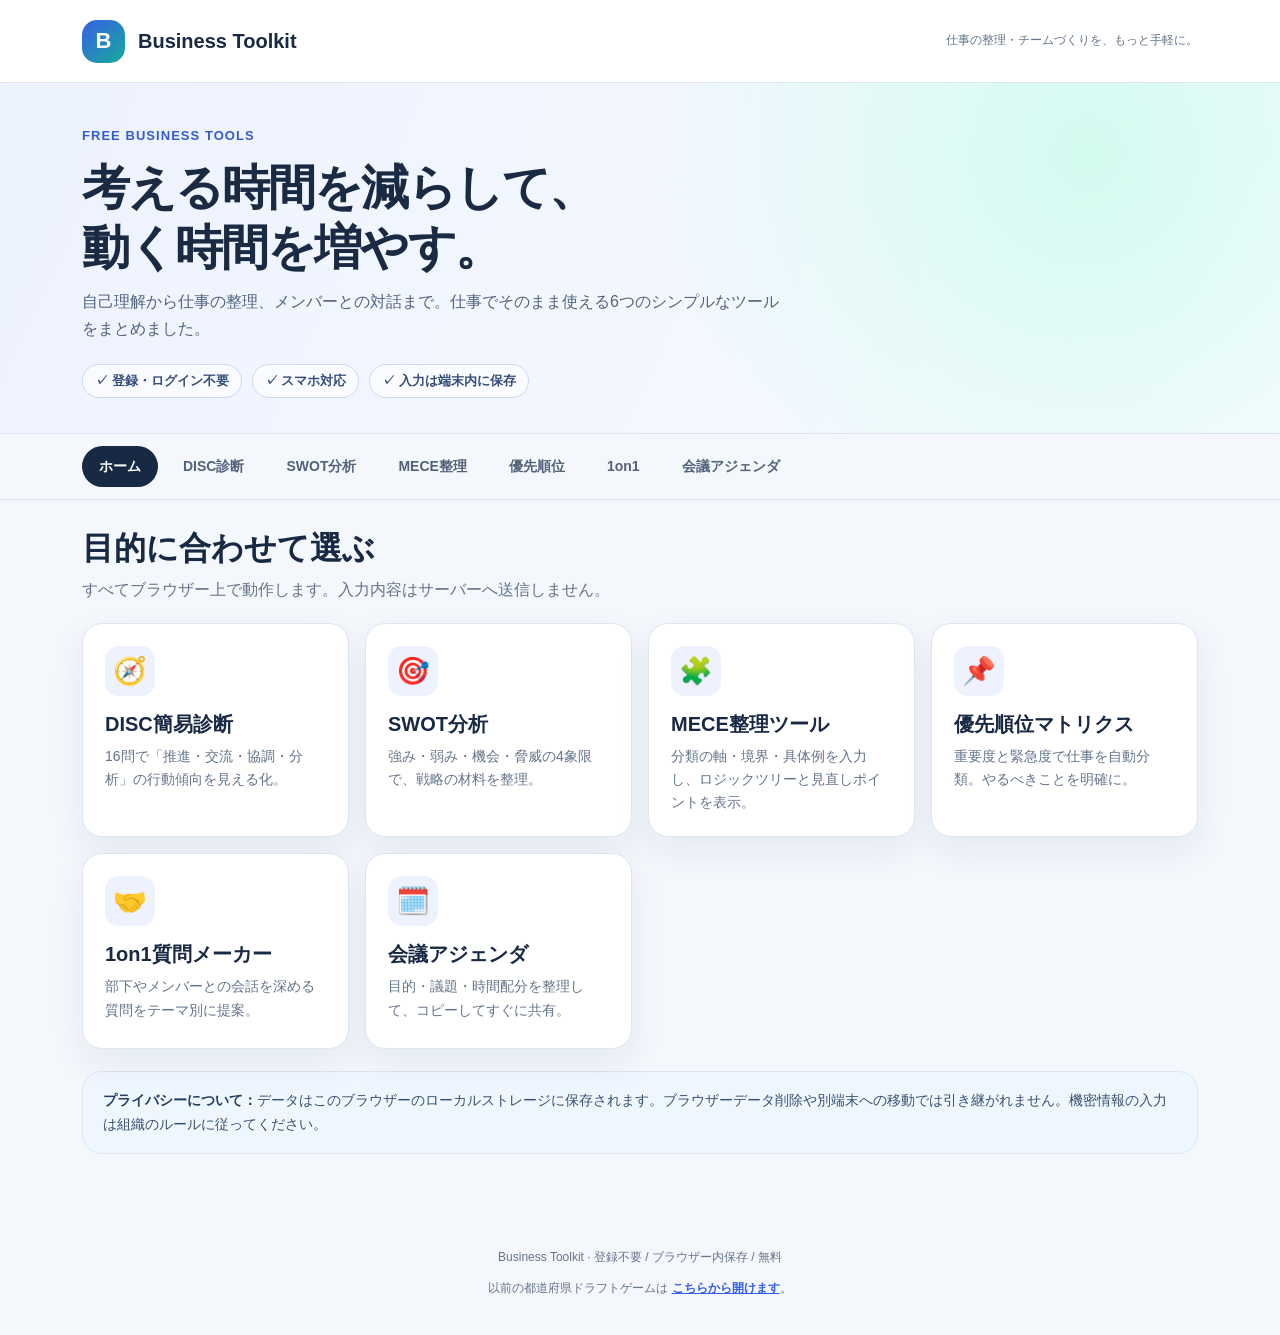
<file: index.html>
<!doctype html>
<html lang="ja"><head>
<meta charset="UTF-8">
<meta name="viewport" content="width=device-width,initial-scale=1">
<meta name="theme-color" content="#182944">
<meta name="description" content="DISC簡易診断、SWOT分析、MECE整理、優先順位、1on1、会議アジェンダを無料で使えるビジネスツール集。">
<meta http-equiv="refresh" content="0;url=./business.html">
<title>Business Toolkit｜仕事に役立つツール集</title>
<script>location.replace("./business.html"+location.hash);</script>
</head><body><p>Business Toolkitへ移動します。<a href="./business.html">移動しない場合はこちら</a>。</p></body></html>
</file>
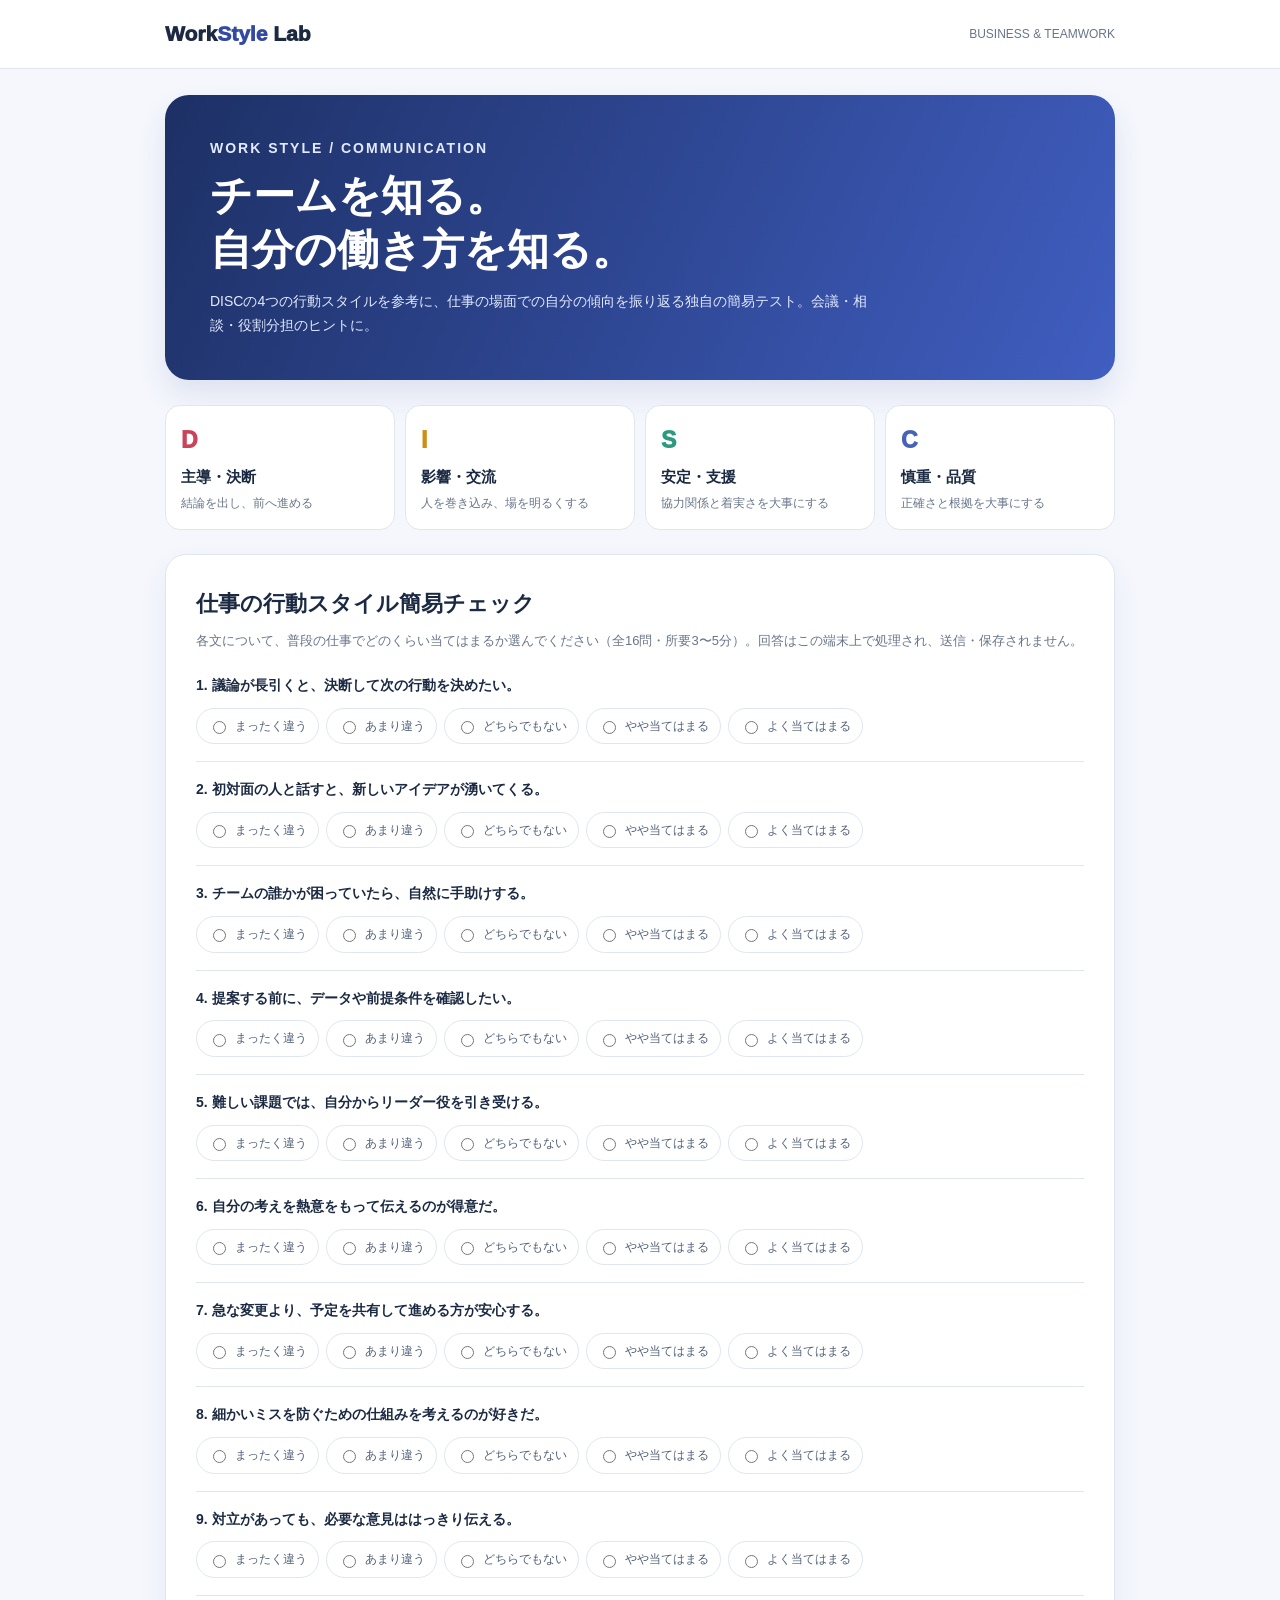
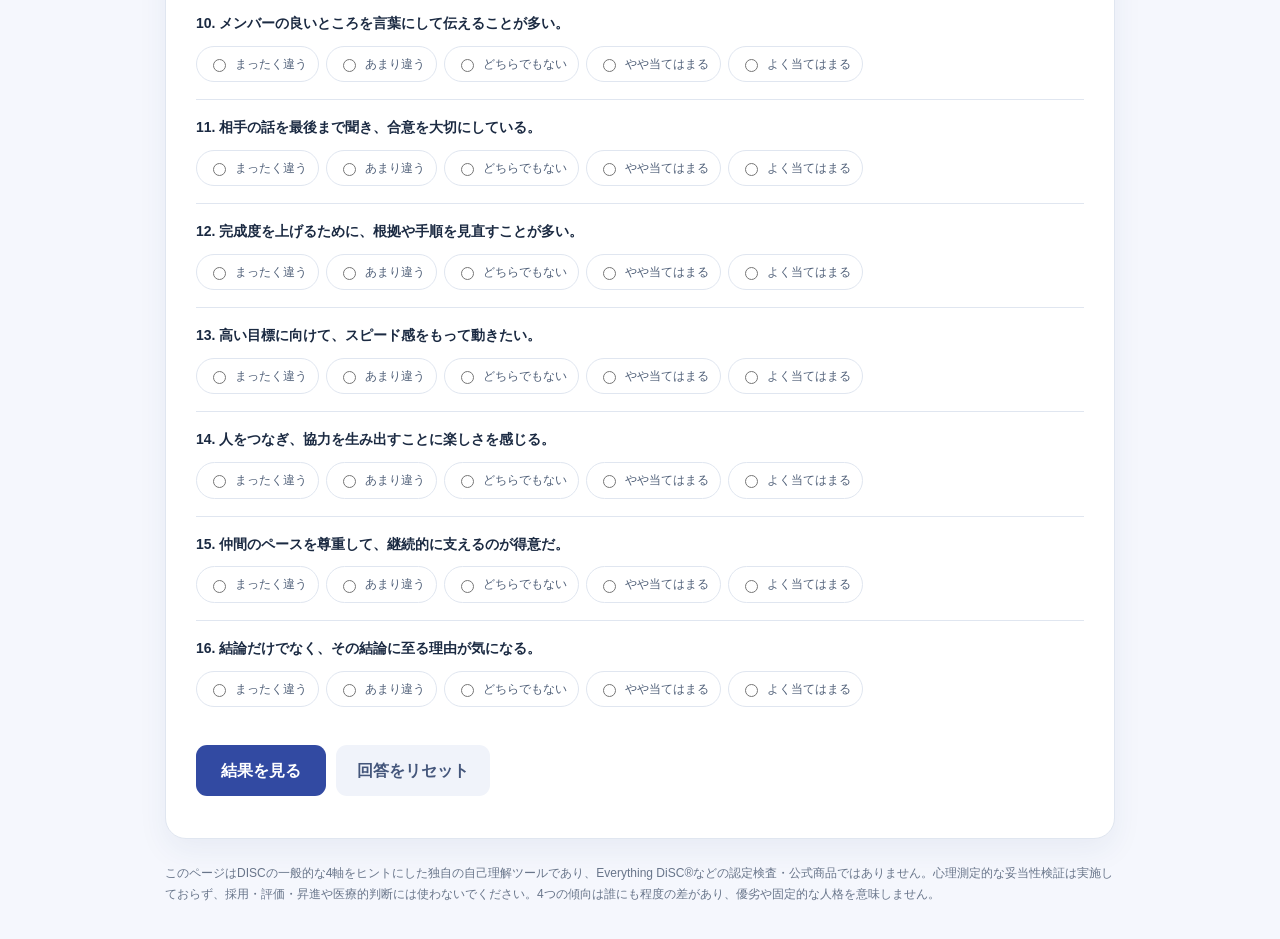
<file: disc/index.html>
<!doctype html>
<html lang="ja">
<head>
<meta charset="utf-8"><meta name="viewport" content="width=device-width,initial-scale=1">
<meta name="theme-color" content="#202f58">
<title>WorkStyle Lab｜DISC式 行動スタイル・チームコミュニケーション</title>
<meta name="description" content="仕事でのコミュニケーション傾向を4つの軸から考える独自の簡易チェック。公式DiSC検査ではありません。">
<style>
:root{--ink:#1b2a42;--blue:#324aa2;--bg:#f5f7fd;--line:#e0e6f0;--muted:#68758a}
*{box-sizing:border-box}body{margin:0;background:var(--bg);font-family:-apple-system,BlinkMacSystemFont,"Hiragino Sans",Meiryo,sans-serif;color:var(--ink);line-height:1.7}button,input{font:inherit}
.wrap{max-width:950px;margin:auto;width:calc(100% - 32px)}header{background:#fff;border-bottom:1px solid var(--line)}.nav{height:68px;display:flex;align-items:center;justify-content:space-between}.logo{font-weight:950;font-size:21px;text-decoration:none;color:var(--ink)}.logo span{color:var(--blue)}.nav small{color:var(--muted);font-size:12px}
.hero{background:linear-gradient(115deg,#1d3065,#405ec1);border-radius:24px;color:white;padding:42px 45px;margin:26px auto 25px;box-shadow:0 15px 30px #1d34791b}.eyebrow{color:#cbd8ff;letter-spacing:2px;font-weight:900;font-size:11px}.hero h1{font-size:clamp(27px,4vw,42px);line-height:1.3;margin:8px 0 12px}.hero p{max-width:670px;font-size:14px;color:#e3eaff;margin:0}.tiles{display:grid;grid-template-columns:repeat(4,1fr);gap:10px;margin:20px 0}.tile{background:white;border:1px solid var(--line);border-radius:15px;padding:15px}.letter{font-size:23px;font-weight:950}.tile h3{font-size:15px;margin:4px 0}.tile p{font-size:12px;color:var(--muted);margin:0}
.panel{background:#fff;border:1px solid var(--line);border-radius:21px;padding:30px;margin:24px 0;box-shadow:0 12px 30px #203c7010}.panel h2{font-size:22px;margin:0 0 8px}.lead{font-size:13px;color:var(--muted);margin:0 0 22px}.questions{display:grid;grid-template-columns:1fr;gap:16px}.question{border-bottom:1px solid var(--line);padding:0 0 17px}.question:last-child{border-bottom:0}.question p{font-size:14px;font-weight:800;margin:0 0 10px}.answers{display:flex;flex-wrap:wrap;gap:7px}.answer{display:flex;align-items:center;gap:6px;border:1px solid var(--line);border-radius:100px;padding:7px 11px;font-size:12px;color:#506079;cursor:pointer}.answer:has(input:checked){border-color:#4664b8;background:#eaf0ff;color:#243d8b;font-weight:900}.answer input{accent-color:#3b56aa}
.actions{display:flex;gap:10px;flex-wrap:wrap;margin-top:21px}.primary{background:var(--blue);border:0;color:white;padding:12px 25px;border-radius:11px;font-weight:900}.secondary{background:#f0f3fa;border:0;padding:12px 21px;border-radius:11px;color:#44567b;font-weight:900}.error{font-size:13px;color:#b13838;margin:12px 0 0}
.result{display:none}.result.visible{display:block}.bars{display:grid;gap:13px;margin:20px 0}.bar-row{display:grid;grid-template-columns:115px 1fr 40px;gap:12px;align-items:center;font-size:13px;font-weight:800}.track{background:#e9edf6;height:12px;border-radius:30px;overflow:hidden}.fill{height:100%;border-radius:30px;background:#4263bf;width:0;transition:width .3s}.result-head{padding:19px;border-radius:15px;background:#eef3ff}.result-head strong{font-size:23px}.result-head p{font-size:13px;margin:5px 0 0}.tips{font-size:14px;color:#4a5f7c}.foot{font-size:12px;color:var(--muted);margin:15px 0 35px}
@media(max-width:650px){.hero{padding:32px 25px}.tiles{grid-template-columns:repeat(2,1fr)}.panel{padding:21px}.bar-row{grid-template-columns:85px 1fr 33px;gap:8px;font-size:12px}.answers{gap:6px}.answer{padding:7px 9px}}
</style>
</head>
<body>
<header><div class="wrap nav"><a class="logo" href="#">Work<span>Style</span> Lab</a><small>BUSINESS &amp; TEAMWORK</small></div></header>
<main class="wrap">
<section class="hero"><p class="eyebrow">WORK STYLE / COMMUNICATION</p><h1>チームを知る。<br>自分の働き方を知る。</h1><p>DISCの4つの行動スタイルを参考に、仕事の場面での自分の傾向を振り返る独自の簡易テスト。会議・相談・役割分担のヒントに。</p></section>
<div class="tiles">
<div class="tile"><span class="letter" style="color:#c94459">D</span><h3>主導・決断</h3><p>結論を出し、前へ進める</p></div>
<div class="tile"><span class="letter" style="color:#cf8e13">I</span><h3>影響・交流</h3><p>人を巻き込み、場を明るくする</p></div>
<div class="tile"><span class="letter" style="color:#2b9a81">S</span><h3>安定・支援</h3><p>協力関係と着実さを大事にする</p></div>
<div class="tile"><span class="letter" style="color:#4663b7">C</span><h3>慎重・品質</h3><p>正確さと根拠を大事にする</p></div>
</div>
<section class="panel" id="test"><h2>仕事の行動スタイル簡易チェック</h2><p class="lead">各文について、普段の仕事でどのくらい当てはまるか選んでください（全16問・所要3〜5分）。回答はこの端末上で処理され、送信・保存されません。</p>
<form id="quiz"><div id="questions" class="questions"></div><div class="actions"><button type="submit" class="primary">結果を見る</button><button type="reset" class="secondary">回答をリセット</button></div><p class="error" id="error" aria-live="polite"></p></form></section>
<section id="result" class="panel result" aria-live="polite"><h2>あなたの行動スタイル（参考）</h2><div id="result-head" class="result-head"></div><div id="bars" class="bars"></div><p class="tips" id="tips"></p><button class="secondary" id="again" type="button">もう一度チェックする</button></section>
<p class="foot">このページはDISCの一般的な4軸をヒントにした独自の自己理解ツールであり、Everything DiSC®などの認定検査・公式商品ではありません。心理測定的な妥当性検証は実施しておらず、採用・評価・昇進や医療的判断には使わないでください。4つの傾向は誰にも程度の差があり、優劣や固定的な人格を意味しません。</p>
</main>
<script>
"use strict";
const questions=[
["D","議論が長引くと、決断して次の行動を決めたい。"],
["I","初対面の人と話すと、新しいアイデアが湧いてくる。"],
["S","チームの誰かが困っていたら、自然に手助けする。"],
["C","提案する前に、データや前提条件を確認したい。"],
["D","難しい課題では、自分からリーダー役を引き受ける。"],
["I","自分の考えを熱意をもって伝えるのが得意だ。"],
["S","急な変更より、予定を共有して進める方が安心する。"],
["C","細かいミスを防ぐための仕組みを考えるのが好きだ。"],
["D","対立があっても、必要な意見ははっきり伝える。"],
["I","メンバーの良いところを言葉にして伝えることが多い。"],
["S","相手の話を最後まで聞き、合意を大切にしている。"],
["C","完成度を上げるために、根拠や手順を見直すことが多い。"],
["D","高い目標に向けて、スピード感をもって動きたい。"],
["I","人をつなぎ、協力を生み出すことに楽しさを感じる。"],
["S","仲間のペースを尊重して、継続的に支えるのが得意だ。"],
["C","結論だけでなく、その結論に至る理由が気になる。"]
];
const defs={
D:{name:"主導・決断",intro:"物事を前へ進め、判断する場面で力を出しやすい傾向があります。",tip:"周囲には目的・優先順位を明確に伝えつつ、結論を急ぐ前に他の視点を聞くと効果的です。"},
I:{name:"影響・交流",intro:"アイデアを広げ、周囲と関係を築く場面で力を出しやすい傾向があります。",tip:"意見交換や巻き込みの強みを生かしながら、実行担当と期限を明確にすると成果につながります。"},
S:{name:"安定・支援",intro:"協力関係を育て、物事を丁寧に進める場面で力を出しやすい傾向があります。",tip:"相談しやすい雰囲気をつくりつつ、自分の希望や負荷も早めに伝えると役立ちます。"},
C:{name:"慎重・品質",intro:"情報を整理し、品質や正確さを高める場面で力を出しやすい傾向があります。",tip:"分析の強みを生かしつつ、判断に必要な精度と期限を決めると進行がスムーズです。"}
};
const holder=document.getElementById("questions");
questions.forEach(([type,label],i)=>{
const el=document.createElement("div");el.className="question";
const p=document.createElement("p");p.textContent=(i+1)+". "+label;el.append(p);
const opts=document.createElement("div");opts.className="answers";
["まったく違う","あまり違う","どちらでもない","やや当てはまる","よく当てはまる"].forEach((txt,n)=>{
const lab=document.createElement("label");lab.className="answer";
const input=document.createElement("input");input.type="radio";input.name="q"+i;input.value=String(n+1);
lab.append(input,document.createTextNode(txt));opts.append(lab)
});el.append(opts);holder.append(el)
});
const form=document.getElementById("quiz"),res=document.getElementById("result"),err=document.getElementById("error");
form.addEventListener("submit",e=>{
e.preventDefault();const sums={D:0,I:0,S:0,C:0};
for(let i=0;i<questions.length;i++){const input=form.querySelector('input[name="q'+i+'"]:checked');if(!input){err.textContent="全16問に回答してください（未回答："+(i+1)+"問目）。";form.querySelectorAll(".question")[i].scrollIntoView({behavior:"smooth",block:"center"});return}sums[questions[i][0]]+=Number(input.value)}
err.textContent="";const order=Object.keys(sums).sort((a,b)=>sums[b]-sums[a]);const winner=order[0];const chosen=defs[winner];
const head=document.getElementById("result-head");head.replaceChildren();const strong=document.createElement("strong");strong.textContent=winner+"｜"+chosen.name;const p=document.createElement("p");p.textContent=chosen.intro;head.append(strong,p);
const bars=document.getElementById("bars");bars.replaceChildren();
for(const k of ["D","I","S","C"]){const row=document.createElement("div");row.className="bar-row";const name=document.createElement("span");name.textContent=k+" "+defs[k].name.split("・")[0];const track=document.createElement("div");track.className="track";const fill=document.createElement("div");fill.className="fill";fill.style.width=(sums[k]/20*100)+"%";track.append(fill);const num=document.createElement("span");num.textContent=sums[k]+"/20";row.append(name,track,num);bars.append(row)}
document.getElementById("tips").textContent="仕事での活かし方："+chosen.tip+" ほかの軸も組み合わせて、自分らしい働き方を考えてみましょう。";
res.classList.add("visible");res.scrollIntoView({behavior:"smooth",block:"start"})
});
form.addEventListener("reset",()=>{res.classList.remove("visible");err.textContent=""});
document.getElementById("again").addEventListener("click",()=>{form.reset();document.getElementById("test").scrollIntoView({behavior:"smooth",block:"start"})});
</script>
</body></html>
</file>
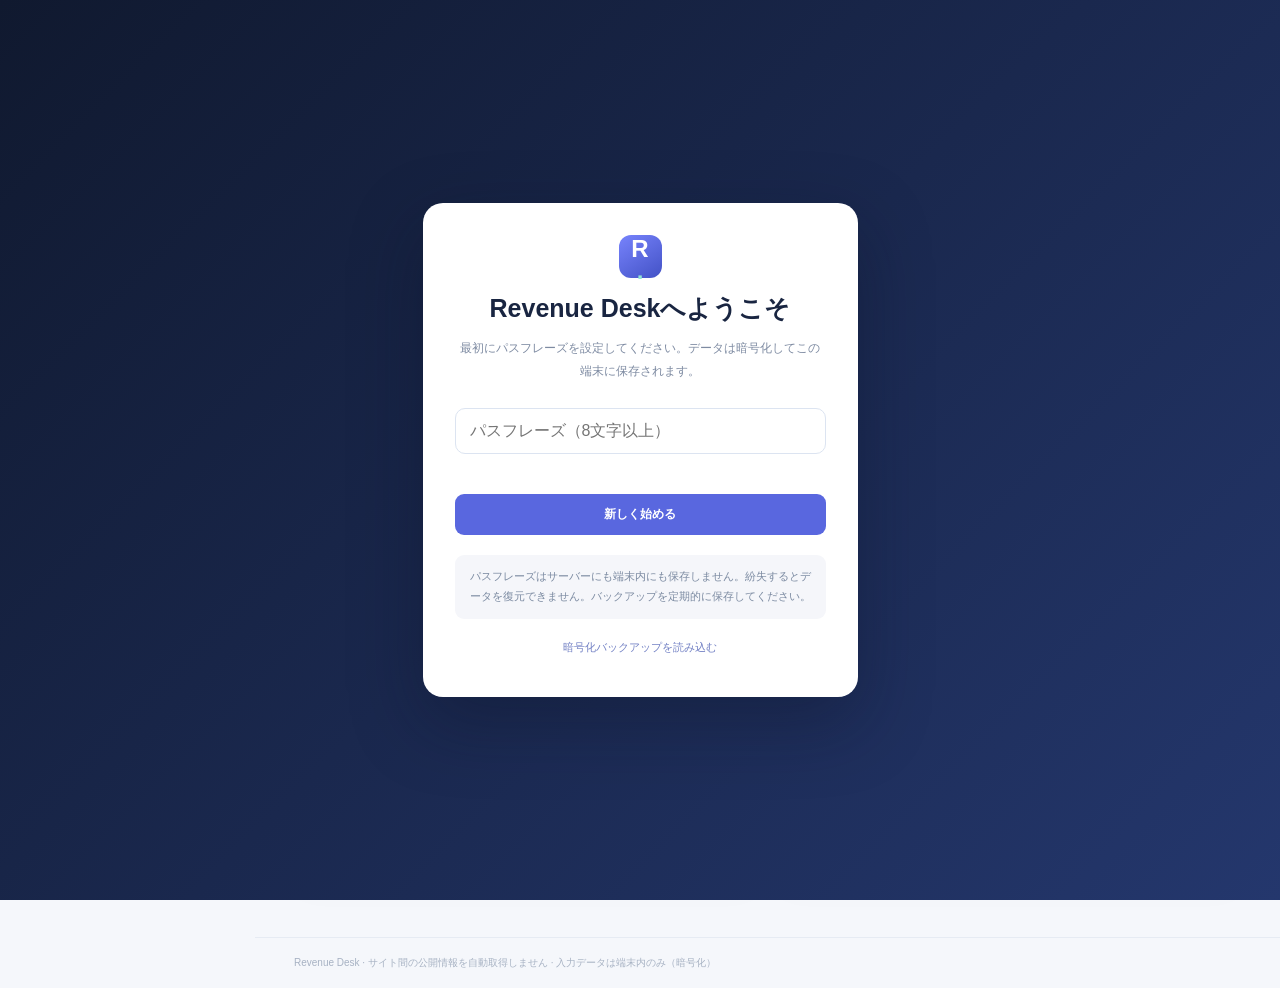
<file: revenue-desk/index.html>
<!doctype html>
<html lang="ja">
<head>
<meta charset="utf-8"><meta name="viewport" content="width=device-width,initial-scale=1,viewport-fit=cover">
<meta name="robots" content="noindex,nofollow,noarchive"><meta name="referrer" content="no-referrer">
<meta http-equiv="Content-Security-Policy" content="default-src 'none'; style-src 'unsafe-inline'; script-src 'unsafe-inline'; img-src data:; connect-src 'none'; base-uri 'none'; object-src 'none'; form-action 'none'">
<meta name="theme-color" content="#111a31">
<title>Revenue Desk | 収益化サイト管理</title>
<style>
:root{font-family:-apple-system,BlinkMacSystemFont,"Hiragino Sans","Yu Gothic",Meiryo,sans-serif;color:#192541;background:#f5f7fb;--line:#e6ebf3;--dim:#8190a5;--violet:#5967df;--green:#16aa89;--shadow:0 9px 34px #1a315307}
*{box-sizing:border-box}body{margin:0}button,input,select,textarea{font:inherit}button{cursor:pointer}button:focus-visible,input:focus-visible,select:focus-visible,textarea:focus-visible{outline:3px solid #b9c2ff;outline-offset:2px}a{color:#5665d4;text-decoration:none}a:hover{text-decoration:underline}button:disabled{opacity:.5;cursor:default}[hidden]{display:none!important}
.shell{display:flex;min-height:100vh}.sidebar{width:255px;flex:none;background:#111a30;color:#b6c4dd;display:flex;flex-direction:column;position:sticky;top:0;height:100vh;padding:29px 17px}.logo{display:flex;align-items:center;gap:12px;margin:0 9px 45px}.mark{width:43px;height:43px;border-radius:12px;background:linear-gradient(145deg,#7783fc,#4352c6);color:#fff;font-weight:900;font-size:24px;display:grid;place-items:center}.mark span{color:#93e6d5}.logo strong{font-size:16px;color:#fff;letter-spacing:-.4px}.logo small{display:block;color:#8f9fbb;font-size:10px;margin-top:3px}.menu-caption,.eyebrow{font-size:10px;letter-spacing:1.5px;font-weight:800}.menu-caption{color:#627799;padding-left:17px;margin-bottom:13px}.nav{display:grid;gap:7px}.nav button{border:0;background:transparent;color:#b2c1dc;text-align:left;border-radius:11px;padding:14px 16px;font-weight:700;font-size:13px}.nav button b{font-size:19px;font-weight:500;margin-right:15px}.nav button.active{background:#344365;color:#fff;box-shadow:inset 3px 0 #8b9afd}.nav button:hover{background:#263651}.sidebar-bottom{margin-top:auto;background:#17243d;border:1px solid #30415c;border-radius:12px;padding:15px;line-height:1.6}.sidebar-bottom strong{font-size:11px;color:#daefff;display:block}.sidebar-bottom small{font-size:10px;color:#91a3bd}.dot{color:#3bd8aa}
.main{min-width:0;flex:1;display:flex;flex-direction:column}.top{height:77px;background:#fff;border-bottom:1px solid var(--line);display:flex;align-items:center;justify-content:space-between;padding:0 38px;gap:15px}.crumb{font-size:11px;color:#97a3b6;letter-spacing:.7px}.crumb b{color:#45536d}.top-right{display:flex;align-items:center;gap:20px}.top-right small{color:#8798aa;font-size:11px}.mobile-logo{display:none}.content{width:100%;max-width:1540px;margin:0 auto;padding:39px;flex:1}.page-head{display:flex;align-items:flex-end;justify-content:space-between;gap:20px;margin-bottom:28px}.eyebrow{color:#6271dc;margin:0 0 10px}.page-head h1{font-size:29px;letter-spacing:-1px;margin:0 0 9px}.intro{font-size:13px;color:#8490a5;margin:0;line-height:1.7}.btn{border:1px solid transparent;background:#fff;border-radius:9px;min-height:41px;padding:10px 16px;font-weight:750;font-size:12px;white-space:nowrap}.btn.primary{background:var(--violet);color:#fff}.btn.primary:hover{background:#4756cc}.btn.secondary{border-color:#dfe6f0;color:#41526c}.btn.danger{background:#fff1f2;color:#be4c59;border-color:#ffdcdf}.btn.mini{font-size:11px;min-height:32px;padding:7px 10px}.link-btn{border:0;background:none;color:var(--violet);font-size:11px;font-weight:700;padding:7px}.actions{display:flex;gap:8px;flex-wrap:wrap}.panel,.metric,.tile{background:#fff;border:1px solid var(--line);border-radius:15px;box-shadow:var(--shadow)}.panel{padding:25px;margin-bottom:18px}.panel-head{display:flex;align-items:center;justify-content:space-between;gap:10px;margin-bottom:21px}.panel-head h2{margin:0;font-size:16px}.tiny-heading{font-size:10px;letter-spacing:1.5px;color:#a3afc2;font-weight:800;margin:0 0 7px}.muted{font-size:11px;color:#95a3b5}.metrics{display:grid;grid-template-columns:repeat(4,minmax(0,1fr));gap:17px;margin-bottom:19px}.metric{padding:24px 22px;min-height:150px;position:relative;overflow:hidden}.metric label{display:block;color:#79889e;font-size:12px;font-weight:700;margin-bottom:19px}.metric strong{font-size:28px;letter-spacing:-1px;display:block;white-space:nowrap}.metric small{display:block;margin-top:14px;color:#93a0b4;font-size:11px}.bubble{position:absolute;right:18px;top:20px;width:30px;height:30px;display:grid;place-items:center;border-radius:9px;background:#eff0ff;color:#6472db;font-size:19px}.bubble.green{background:#eaf9f4;color:#0db392}.bubble.orange{background:#fff4e5;color:#e7a44d}.dashboard-columns{display:grid;grid-template-columns:minmax(0,1.6fr) minmax(290px,1fr);gap:18px}.dashboard-columns.bottom{grid-template-columns:1fr 1fr}.chart{display:flex;align-items:stretch;gap:13px;height:218px;border-bottom:1px solid #e9ecf4;padding-top:14px}.chart-group{flex:1;display:flex;flex-direction:column;justify-content:flex-end;min-width:0;align-items:center;gap:7px}.chart-bars{height:178px;display:flex;align-items:end;justify-content:center;gap:6px;width:100%;max-width:64px}.chart-bars span{width:36%;border-radius:5px 5px 0 0;min-height:0;background:#6876ee;transition:height .2s}.chart-bars span.cost{background:#b4bed4}.chart-group small{color:#8b98ae;font-size:10px}.legend{display:flex;align-items:center;justify-content:flex-end;gap:6px;font-size:11px;color:#8d9aad}.legend i{width:8px;height:8px;background:#6876ee;border-radius:2px;margin-left:11px}.legend i.cost{background:#b4bed4}.progress{height:9px;background:#edf0f6;border-radius:50px;overflow:hidden;margin-top:15px}.progress>div{height:100%;background:linear-gradient(90deg,#6573ee,#29c0ac);border-radius:50px}.big-number{font-size:24px;font-weight:800;margin:9px 0}.big-number small{font-size:12px;font-weight:500;color:#9ca9bc}.separator{border:0;border-top:1px solid var(--line);margin:24px 0}.plain-row{display:flex;align-items:center;justify-content:space-between;gap:12px;border-bottom:1px solid #f0f2f7;padding:12px 0;font-size:12px}.plain-row:last-child{border-bottom:0}.plain-row strong{font-weight:800}.plain-row small{display:block;color:#98a5b9;margin-top:5px;font-size:10px}.plain-row .truncate{white-space:nowrap;text-overflow:ellipsis;overflow:hidden;max-width:250px}.badge{display:inline-block;font-size:10px;font-weight:800;padding:5px 9px;border-radius:100px;color:#6675cf;background:#f0f1ff;white-space:nowrap}.badge.green{background:#e6f7f1;color:#0f987f}.badge.orange{background:#fff3e1;color:#ae762c}.badge.red{background:#ffedf0;color:#bc5664}.badge.gray{background:#eff2f6;color:#8290a1}.empty{text-align:center;color:#a5b0c2;font-size:12px;line-height:2;padding:32px 12px}.empty strong{display:block;color:#7e8ca3;font-size:13px}.empty .empty-icon{font-size:29px;display:block;margin-bottom:4px}.toolbar{display:flex;align-items:center;gap:12px;flex-wrap:wrap;margin-bottom:18px}.toolbar input,.toolbar select,input.control,select.control,textarea.control{border:1px solid #e0e6ef;background:#fff;border-radius:9px;color:#24324d;min-height:41px;padding:10px 12px}.toolbar input.search{min-width:250px;flex:1;max-width:440px}.toolbar label{font-size:12px;color:#758399;display:flex;align-items:center;gap:8px}.tile-grid{display:grid;grid-template-columns:repeat(auto-fill,minmax(275px,1fr));gap:16px}.tile{padding:21px}.tile-title{display:flex;gap:12px;align-items:center;margin-bottom:19px}.tile-icon{height:42px;width:42px;flex:none;background:#eff0fe;color:#6572dc;border-radius:12px;display:grid;place-items:center;font-size:20px;font-weight:800}.tile-title strong{font-size:15px;display:block;overflow-wrap:anywhere}.tile-title small{color:#99a5b8;font-size:10px;display:block;margin-top:5px}.tags{display:flex;gap:7px;flex-wrap:wrap}.tile-details{display:grid;grid-template-columns:1fr 1fr;margin:22px 0;gap:16px}.tile-details small{color:#9aa6b7;font-size:10px;display:block;margin-bottom:8px}.tile-details strong{font-size:17px}.tile-note{color:#9aa6b8;font-size:11px;white-space:nowrap;overflow:hidden;text-overflow:ellipsis;margin-top:16px;min-height:15px}.tile-bottom{display:flex;align-items:center;justify-content:space-between;gap:8px;border-top:1px solid var(--line);padding-top:15px;margin-top:15px}.table-scroller{overflow-x:auto}.ledger{width:100%;border-collapse:collapse;white-space:nowrap}th,td{text-align:left;border-bottom:1px solid #edf0f6;padding:15px 12px;font-size:12px}th{color:#9aa6b8;font-size:10px;font-weight:800}td:last-child{text-align:right}td.num,th.num{text-align:right}.pos{color:#149a7d;font-weight:800}.neg{color:#d26d71;font-weight:800}.task-row{display:flex;align-items:center;gap:14px;border-bottom:1px solid #edf0f4;padding:17px 0}.task-row:last-child{border-bottom:0}.task-row input[type=checkbox]{width:18px;height:18px;accent-color:#5967df}.task-info{flex:1;min-width:0}.task-info strong{font-size:13px;display:block;overflow-wrap:anywhere}.task-info small{font-size:11px;display:block;color:#99a5b7;margin-top:7px}.task-row.done strong{text-decoration:line-through;color:#a2acbb}.summary-strips{display:flex;gap:10px;flex-wrap:wrap;margin-bottom:17px}.summary-strips>span{font-size:12px;color:#70809a;background:#fff;border:1px solid var(--line);padding:11px 15px;border-radius:10px}.settings-grid{display:grid;grid-template-columns:repeat(2,minmax(0,1fr));gap:16px}.settings-grid .panel{margin-bottom:0}.body-copy{font-size:12px;line-height:1.9;color:#8794a8}.file-label{position:relative;overflow:hidden;display:inline-flex;align-items:center}.file-label input{position:absolute;opacity:0;inset:0;cursor:pointer}.help{font-size:11px;color:#9ba6ba;line-height:1.8}.inline-controls{display:flex;gap:10px;flex-wrap:wrap}.footer{border-top:1px solid var(--line);font-size:10px;color:#a7b2c3;padding:18px 39px}.mobile-nav{display:none}
dialog{border:1px solid #e1e8f2;border-radius:17px;box-shadow:0 20px 70px #121e3755;color:#22304c;width:min(520px,calc(100% - 30px));padding:25px}dialog::backdrop{background:#101a3080}.dialog-header{display:flex;align-items:center;justify-content:space-between;gap:10px;margin-bottom:20px}.dialog-header h2{font-size:20px;margin:0}.xbtn{border:0;background:#f3f5fa;border-radius:8px;font-size:22px;height:33px;width:33px;color:#8592aa}.field{display:block;margin-bottom:16px}.field span{display:block;font-size:12px;color:#66758f;font-weight:750;margin-bottom:7px}.field input,.field select,.field textarea{width:100%;border:1px solid #dfe6f0;border-radius:9px;padding:10px 12px;min-height:43px;color:#27344c;background:#fff}.field textarea{min-height:70px;resize:vertical}.field-pair{display:grid;grid-template-columns:1fr 1fr;gap:12px}.dialog-footer{display:flex;justify-content:flex-end;gap:9px;margin-top:22px}.toast{position:fixed;right:18px;bottom:19px;z-index:100;background:#1b2945;color:#fff;border-radius:10px;padding:13px 17px;box-shadow:0 12px 44px #141d3640;opacity:0;transition:.2s;pointer-events:none;font-size:12px}.toast.show{opacity:1}.lock-screen{position:fixed;inset:0;z-index:200;background:linear-gradient(135deg,#10192f,#24376d);display:flex;align-items:center;justify-content:center;padding:18px}.lock-card{width:min(435px,100%);background:#fff;border-radius:20px;padding:32px;box-shadow:0 25px 70px #0b122758}.lock-card h1{margin:14px 0 9px;font-size:25px}.lock-card p{color:#7e8ba2;line-height:1.9;font-size:12px}.lock-card input{width:100%;border:1px solid #dce4f1;border-radius:10px;padding:13px 14px;margin:13px 0 12px;min-height:46px}.lock-card .btn{width:100%}.lock-card .mark{margin:0 auto}.lock-card{text-align:center}.lock-card .warning{background:#f5f6fa;border-radius:9px;padding:12px;font-size:11px;color:#7b8aa1;margin-top:20px;line-height:1.8}.lock-error{color:#c44450;font-size:12px;min-height:20px;margin-bottom:8px}.lock-card .lock-actions{display:flex;gap:10px;margin-top:11px}.lock-card .lock-actions button{min-height:35px;font-size:11px;background:transparent;border:0;color:#7280c4;flex:1}.app-loading{opacity:.5}
@media(max-width:1130px){.sidebar{width:220px}.metrics{grid-template-columns:repeat(2,minmax(0,1fr))}.dashboard-columns{grid-template-columns:1fr 1fr}}@media(max-width:950px){.sidebar{display:none}.mobile-nav{display:flex;position:fixed;bottom:0;left:0;right:0;background:#fff;border-top:1px solid var(--line);height:calc(63px + env(safe-area-inset-bottom));padding-bottom:env(safe-area-inset-bottom);justify-content:space-around;z-index:20}.mobile-nav button{flex:1;border:0;background:none;color:#95a2b4;font-size:22px;display:flex;align-items:center;justify-content:center;flex-direction:column;gap:3px}.mobile-nav small{font-size:10px}.mobile-nav button.active{color:var(--violet)}.mobile-logo{display:flex;align-items:center;gap:10px;font-size:15px}.mobile-logo .mark{width:33px;height:33px;font-size:18px}.crumb{display:none}.top{height:65px;padding:0 20px}.content{padding:27px 20px}.footer{padding-bottom:88px}.dashboard-columns{grid-template-columns:1fr}.settings-grid{grid-template-columns:1fr}}@media(max-width:590px){.content{padding:21px 13px}.top{padding:0 13px}.top-right small{display:none}.top-right .btn{padding:10px 11px;font-size:11px}.page-head{align-items:flex-start;flex-direction:column;margin-bottom:20px;gap:15px}.page-head h1{font-size:24px}.metrics{gap:9px;margin-bottom:12px}.metric{min-height:125px;padding:16px 14px}.metric label{font-size:10px;margin-bottom:17px}.metric strong{font-size:22px}.metric small{font-size:10px;margin-top:11px}.bubble{right:10px;top:12px;width:27px;height:27px;font-size:16px}.panel{padding:19px 16px;margin-bottom:12px}.panel-head h2{font-size:15px}.dashboard-columns{gap:12px}.tile-grid{grid-template-columns:1fr}.field-pair{grid-template-columns:1fr;gap:0}.footer{padding-left:13px;padding-right:13px}.chart{gap:7px}.chart-bars{gap:3px}.task-row{gap:9px}.task-row .badge{display:none}.toolbar input.search{min-width:100%}.lock-card{padding:24px}}
</style>
</head>
<body>
<div class="shell">
  <aside class="sidebar">
    <div class="logo"><div class="mark">R<span>·</span></div><div><strong>Revenue Desk</strong><small>収益化サイト管理</small></div></div>
    <div class="menu-caption">WORKSPACE</div>
    <nav class="nav" aria-label="メニュー">
      <button data-page="dashboard" class="active"><b>◫</b> ダッシュボード</button>
      <button data-page="sites"><b>▦</b> サイト管理</button>
      <button data-page="ledger"><b>↗</b> 収益・費用</button>
      <button data-page="tasks"><b>☑</b> タスク管理</button>
      <button data-page="settings"><b>⚙</b> データ管理</button>
    </nav>
    <div class="sidebar-bottom"><strong><span class="dot">●</span> 暗号化して端末に保存</strong><small>収益・URL・メモはGitHubへ保存されません。</small></div>
  </aside>
  <div class="main">
    <header class="top">
      <div class="crumb">WORKSPACE / <b id="crumb-title">ダッシュボード</b></div>
      <div class="mobile-logo"><div class="mark">R<span>·</span></div><b>Revenue Desk</b></div>
      <div class="top-right"><small><span class="dot">●</span> この端末で暗号化</small><button class="btn primary" data-action="new-site">＋ サイト登録</button></div>
    </header>
    <main class="content">
      <section class="view" id="page-dashboard">
        <div class="page-head"><div><p class="eyebrow">YOUR BUSINESS AT A GLANCE</p><h1>収益ダッシュボード</h1><p class="intro">独立サイトの広告収益と運営状況をひと目で確認。</p></div><label class="toolbar">表示月 <input id="dashboard-month" type="month"></label></div>
        <div class="metrics">
          <div class="metric"><label>今月の収益</label><strong id="metric-income">¥0</strong><small id="income-delta">前月との比較</small><span class="bubble">↗</span></div>
          <div class="metric"><label>今月の費用</label><strong id="metric-cost">¥0</strong><small>広告・ドメインなどの費用</small><span class="bubble orange">−</span></div>
          <div class="metric"><label>今月の利益</label><strong id="metric-profit">¥0</strong><small>収益 − 費用</small><span class="bubble green">◈</span></div>
          <div class="metric"><label>運用中のサイト</label><strong id="metric-active">0</strong><small id="metric-total-sites">全0サイト</small><span class="bubble">▦</span></div>
        </div>
        <div class="dashboard-columns">
          <article class="panel"><div class="panel-head"><div><p class="tiny-heading">PERFORMANCE</p><h2>収益の推移</h2></div><span class="muted">直近6か月</span></div><div class="legend"><i></i>収益 <i class="cost"></i>費用</div><div class="chart" id="history-chart"></div></article>
          <article class="panel"><div class="panel-head"><div><p class="tiny-heading">TARGET</p><h2>月間収益目標</h2></div></div><div id="goal-panel"></div><hr class="separator"><div class="panel-head"><div><p class="tiny-heading">ADS REVIEW</p><h2>広告審査の進捗</h2></div></div><div id="ad-status-panel"></div></article>
        </div>
        <div class="dashboard-columns bottom">
          <article class="panel"><div class="panel-head"><div><p class="tiny-heading">NEXT ACTIONS</p><h2>優先タスク</h2></div><button class="link-btn" data-page="tasks">すべて見る →</button></div><div id="dashboard-tasks"></div></article>
          <article class="panel"><div class="panel-head"><div><p class="tiny-heading">SITES</p><h2>サイト別収益</h2></div><button class="link-btn" data-page="sites">一覧を見る →</button></div><div id="dashboard-sites"></div></article>
        </div>
      </section>
      <section class="view" id="page-sites" hidden>
        <div class="page-head"><div><p class="eyebrow">PORTFOLIO</p><h1>サイト管理</h1><p class="intro">公開先・広告審査状況・目標額を管理します。</p></div><button class="btn primary" data-action="new-site">＋ 新規登録</button></div>
        <div class="toolbar"><input class="search" id="site-query" placeholder="サイト名・URLで検索"><select id="site-filter"><option value="all">すべてのサイト</option><option value="active">運用中</option><option value="building">準備中</option><option value="paused">停止中</option></select></div><div class="tile-grid" id="site-cards"></div>
      </section>
      <section class="view" id="page-ledger" hidden>
        <div class="page-head"><div><p class="eyebrow">FINANCIAL LOG</p><h1>収益・費用</h1><p class="intro">AdSense、アフィリエイト、ドメインなどを月ごとに記録。</p></div><button class="btn primary" data-action="new-entry">＋ 記録追加</button></div>
        <div class="panel"><div class="toolbar"><label>対象月 <input id="ledger-month" type="month"></label><select id="ledger-site" aria-label="サイト絞り込み"></select><span id="ledger-total" style="margin-left:auto;font-weight:800"></span></div></div>
        <div class="panel"><div class="panel-head"><h2>取引記録</h2><button class="link-btn" data-action="export-csv">CSVを保存 ↗</button></div><div class="table-scroller"><table class="ledger"><thead><tr><th>日付</th><th>サイト</th><th>種別</th><th class="num">収益</th><th class="num">費用</th><th>メモ</th><th>編集</th></tr></thead><tbody id="ledger-rows"></tbody></table></div></div>
      </section>
      <section class="view" id="page-tasks" hidden>
        <div class="page-head"><div><p class="eyebrow">NEXT ACTIONS</p><h1>タスク管理</h1><p class="intro">広告審査、記事改善、サイト更新のやり忘れを防ぎます。</p></div><button class="btn primary" data-action="new-task">＋ タスク追加</button></div>
        <div class="summary-strips" id="task-summary"></div>
        <div class="panel"><div class="toolbar"><select id="task-filter"><option value="open">未完了のみ</option><option value="all">すべて</option><option value="done">完了のみ</option></select><select id="task-site"></select></div><div id="task-list"></div></div>
      </section>
      <section class="view" id="page-settings" hidden>
        <div class="page-head"><div><p class="eyebrow">PRIVACY FIRST</p><h1>データ管理</h1><p class="intro">管理データをGitHubには置かず、端末内で暗号化して保存します。</p></div></div>
        <div class="settings-grid">
          <article class="panel"><div class="panel-head"><div><p class="tiny-heading">BACKUP</p><h2>バックアップ・復元</h2></div></div><p class="body-copy">パスフレーズで暗号化されたJSONを保存します。別端末に復元するには、このパスフレーズが必要です。</p><div class="inline-controls"><button class="btn primary" data-action="export-backup">暗号化JSONを保存</button><label class="btn secondary file-label">JSONを取り込む<input type="file" id="import-file" accept=".json,application/json"></label></div><p class="help">初期設定ファイル（平文JSON）も取り込めます。復元すると既存のデータは置き換わります。</p></article>
          <article class="panel"><div class="panel-head"><div><p class="tiny-heading">PRIVACY</p><h2>プライバシーと注意点</h2></div></div><p class="body-copy">サイト名、URL、収益、メモ、タスクをGitHubや外部サーバーには送信しません。暗号化した内容をこのブラウザのlocalStorageに保存します。別端末には自動同期されません。</p><p class="help">パスフレーズを忘れると復元できません。コードを実行する同一オリジンの他のページやブラウザ拡張機能がある場合には注意してください。CSVは平文で書き出されます。</p><button class="btn secondary" data-action="lock">画面をロック</button></article>
          <article class="panel"><div class="panel-head"><div><p class="tiny-heading">DATA EXPORT</p><h2>CSVダウンロード</h2></div></div><p class="body-copy">すべての収益・費用記録をCSVで出力します。Excelなどで集計できます。CSVは暗号化されません。</p><button class="btn secondary" data-action="export-csv">収支CSVを出力</button></article>
          <article class="panel"><div class="panel-head"><div><p class="tiny-heading">DANGER ZONE</p><h2>すべての記録を消去</h2></div></div><p class="body-copy">このブラウザに保存された管理データを削除します。削除後に元に戻すことはできません。</p><button class="btn danger" data-action="clear-data">この端末のデータを消去</button></article>
        </div>
      </section>
    </main>
    <footer class="footer">Revenue Desk · サイト間の公開情報を自動取得しません · 入力データは端末内のみ（暗号化）</footer>
  </div>
</div>
<nav class="mobile-nav" aria-label="モバイルメニュー">
<button class="active" data-page="dashboard">◫<small>概要</small></button><button data-page="sites">▦<small>サイト</small></button><button data-page="ledger">↗<small>収益</small></button><button data-page="tasks">☑<small>タスク</small></button><button data-page="settings">⚙<small>設定</small></button>
</nav>
<dialog id="edit-dialog"><div class="dialog-header"><h2 id="edit-heading">追加</h2><button class="xbtn" data-action="close" aria-label="閉じる">×</button></div><form id="editor-form"><div id="editor-fields"></div><div class="dialog-footer"><button type="button" class="btn secondary" data-action="close">キャンセル</button><button type="submit" class="btn primary">保存する</button></div></form></dialog>
<div class="toast" id="toast" role="status"></div>
<div class="lock-screen" id="lock-screen"><form class="lock-card" id="unlock-form"><div class="mark">R<span>·</span></div><h1 id="lock-title">Revenue Desk</h1><p id="lock-info">最初にパスフレーズを設定してください。管理データを暗号化するために使用します。</p><input type="password" id="passphrase" minlength="8" required placeholder="パスフレーズ（8文字以上）" autocomplete="current-password" aria-label="パスフレーズ"><div class="lock-error" id="lock-error"></div><button type="submit" class="btn primary" id="unlock-button">はじめる</button><div class="warning">パスフレーズはサーバーにも端末内にも保存しません。紛失するとデータを復元できません。バックアップを定期的に保存してください。</div><div class="lock-actions"><button type="button" id="locked-import">暗号化バックアップを読み込む</button></div></form></div>
<script>
(() => {
'use strict';
const KEY='revenue-desk-encrypted-v1', ITERATIONS=220000;
const $=q=>document.querySelector(q), $$=q=>Array.from(document.querySelectorAll(q));
const EMPTY=()=>({version:1,sites:[],entries:[],tasks:[]});
const STATUS={active:'運用中',building:'準備中',paused:'停止中'};
const ADS={none:'未申請',review:'審査中',approved:'承認済み',rejected:'不承認',na:'対象外'};
const CHANNELS=['AdSense','アフィリエイト','その他の収益','ドメイン','サーバー','広告費','その他の費用'];
const money=v=>new Intl.NumberFormat('ja-JP',{style:'currency',currency:'JPY',maximumFractionDigits:0}).format(Number(v)||0);
const dateToday=()=>{const x=new Date();return [x.getFullYear(),String(x.getMonth()+1).padStart(2,'0'),String(x.getDate()).padStart(2,'0')].join('-');};
const monthToday=()=>dateToday().slice(0,7);
const shift=(m,n)=>{const a=m.split('-').map(Number),d=new Date(a[0],a[1]-1+n,1);return d.getFullYear()+'-'+String(d.getMonth()+1).padStart(2,'0');};
const id=()=>crypto.randomUUID();
const h=v=>String(v==null?'':v).replace(/[&<>"']/g,c=>({'&':'&amp;','<':'&lt;','>':'&gt;','"':'&quot;',"'":'&#39;'}[c]));
const str=(v,max=500)=>String(v||'').trim().slice(0,max);
const amount=v=>Math.max(0,Math.min(1e12,Number(v)||0));
const safeUrl=v=>{try{const a=new URL(str(v));return ['https:','http:'].includes(a.protocol)?a.href:'';}catch{return '';}};
const get=(id)=>document.getElementById(id);
const escLink=(url,text)=>{const safe=safeUrl(url);return safe?'<a target="_blank" rel="noopener noreferrer" href="'+h(safe)+'">'+h(text)+'</a>':'';};
const badge=(txt,kind='')=>'<span class="badge '+kind+'">'+h(txt)+'</span>';
const blank=message=>'<div class="empty"><span class="empty-icon">◇</span><strong>'+h(message)+'</strong>ここに管理データが表示されます。</div>';
const label=(text,name,value,type='text',required=false)=>'<label class="field"><span>'+h(text)+'</span><input type="'+type+'" name="'+name+'" value="'+h(value==null?'':value)+'" '+(required?'required':'')+'></label>';
const selectField=(text,name,value,options)=>'<label class="field"><span>'+h(text)+'</span><select name="'+name+'">'+options.map(([k,v])=>'<option value="'+h(k)+'" '+(String(k)===String(value)?'selected':'')+'>'+h(v)+'</option>').join('')+'</select></label>';
const opts=obj=>Object.entries(obj);
const enc=new TextEncoder(),dec=new TextDecoder();
const bytesTo64=bytes=>btoa(Array.from(bytes,x=>String.fromCharCode(x)).join(''));
const from64=str=>Uint8Array.from(atob(str),c=>c.charCodeAt(0));
let data=EMPTY(),key=null,salt=null,activePage='dashboard',month=monthToday(),editing={type:null,id:null};
let saveQueue=Promise.resolve(),ready=false,toastTimeout;
function toast(msg){get('toast').textContent=msg;get('toast').classList.add('show');clearTimeout(toastTimeout);toastTimeout=setTimeout(()=>get('toast').classList.remove('show'),2800);}
function stored(){try{return JSON.parse(localStorage.getItem(KEY)||'null');}catch{return null;}}
async function derive(password,s){const base=await crypto.subtle.importKey('raw',enc.encode(password),'PBKDF2',false,['deriveKey']);return crypto.subtle.deriveKey({name:'PBKDF2',hash:'SHA-256',salt:s,iterations:ITERATIONS},base,{name:'AES-GCM',length:256},false,['encrypt','decrypt']);}
function validate(raw){
if(!raw||typeof raw!=='object'||!Array.isArray(raw.sites)||!Array.isArray(raw.entries)||!Array.isArray(raw.tasks))throw Error('管理データの形式が違います');
const sites=raw.sites.slice(0,1500).map(x=>({id:str(x.id,100)||id(),name:str(x.name,90),url:safeUrl(x.url),platform:str(x.platform,50),status:STATUS[x.status]?x.status:'building',ads:ADS[x.ads]?x.ads:'none',goal:amount(x.goal),memo:str(x.memo)})).filter(x=>x.name);
const known=new Set(sites.map(x=>x.id));
const entries=raw.entries.slice(0,100000).map(x=>({id:str(x.id,100)||id(),siteId:str(x.siteId,100),date:/^\d{4}-\d{2}-\d{2}$/.test(x.date)?x.date:dateToday(),kind:x.kind==='cost'?'cost':'income',channel:CHANNELS.includes(x.channel)?x.channel:'その他の収益',amount:amount(x.amount),memo:str(x.memo)})).filter(x=>known.has(x.siteId));
const tasks=raw.tasks.slice(0,10000).map(x=>({id:str(x.id,100)||id(),siteId:str(x.siteId,100),title:str(x.title,120),due:/^\d{4}-\d{2}-\d{2}$/.test(x.due)?x.due:'',priority:['high','normal','low'].includes(x.priority)?x.priority:'normal',done:x.done===true})).filter(x=>x.title && (!x.siteId||known.has(x.siteId)));
return {version:1,sites,entries,tasks};
}
async function decrypt(payload,k){const plain=await crypto.subtle.decrypt({name:'AES-GCM',iv:from64(payload.iv)},k,from64(payload.data));return validate(JSON.parse(dec.decode(plain)));}
async function encrypt(raw,k,s){const iv=crypto.getRandomValues(new Uint8Array(12));const content=enc.encode(JSON.stringify(raw));const result=await crypto.subtle.encrypt({name:'AES-GCM',iv},k,content);return {format:'revenue-desk-secure-v1',salt:bytesTo64(s),iv:bytesTo64(iv),data:bytesTo64(new Uint8Array(result))};}
function persist(){if(!ready)return;const snapshot=JSON.parse(JSON.stringify(data));saveQueue=saveQueue.then(async()=>{const payload=await encrypt(snapshot,key,salt);localStorage.setItem(KEY,JSON.stringify(payload));}).catch(e=>{console.error(e);toast('保存できませんでした。容量などをご確認ください');});}
function stat(site,m){let income=0,cost=0;for(const e of data.entries){if(e.siteId===site && e.date.startsWith(m)){if(e.kind==='income')income+=e.amount;else cost+=e.amount;}}return {income,cost,profit:income-cost};}
function total(m){let income=0,cost=0;for(const e of data.entries){if(e.date.startsWith(m)){if(e.kind==='income')income+=e.amount;else cost+=e.amount;}}return {income,cost,profit:income-cost};}
function go(page){activePage=page;$$('.view').forEach(v=>v.hidden=v.id!=='page-'+page);$$('[data-page]').forEach(x=>x.classList.toggle('active',x.dataset.page===page));const names={dashboard:'ダッシュボード',sites:'サイト管理',ledger:'収益・費用',tasks:'タスク管理',settings:'データ管理'};get('crumb-title').textContent=names[page]||page;render();window.scrollTo(0,0);}
function render(){
if(!ready)return;
get('dashboard-month').value=month;get('ledger-month').value=month;
renderDashboard();renderSites();renderLedger();renderTasks();
}
function renderDashboard(){
const x=total(month),last=total(shift(month,-1)),active=data.sites.filter(s=>s.status==='active').length;
get('metric-income').textContent=money(x.income);get('metric-cost').textContent=money(x.cost);get('metric-profit').textContent=money(x.profit);get('metric-active').textContent=active;get('metric-total-sites').textContent='全'+data.sites.length+'サイト';
get('income-delta').textContent=last.income===0?'前月 '+money(last.income):'前月比 '+((x.income-last.income)/last.income*100).toFixed(0)+'%';
const months=Array.from({length:6},(_,i)=>shift(month,i-5)),values=months.map(total),max=Math.max(1,...values.map(v=>Math.max(v.income,v.cost)));
get('history-chart').innerHTML=months.map((m,i)=>'<div class="chart-group"><div class="chart-bars"><span title="'+h(m+' 収益 '+money(values[i].income))+'" style="height:'+((values[i].income/max)*100)+'%"></span><span class="cost" title="'+h(m+' 費用 '+money(values[i].cost))+'" style="height:'+((values[i].cost/max)*100)+'%"></span></div><small>'+h(m.slice(5))+'月</small></div>').join('');
const goal=data.sites.reduce((n,s)=>n+(s.status==='paused'?0:s.goal),0),pct=goal?Math.min(100,Math.round(x.income/goal*100)):0;
get('goal-panel').innerHTML='<div class="big-number">'+money(x.income)+' <small>/ '+money(goal)+'</small></div><div class="progress"><div style="width:'+pct+'%"></div></div><p class="muted">'+(goal?'達成率 '+pct+'%':'各サイトの編集画面から目標額を設定できます')+'</p>';
get('ad-status-panel').innerHTML=['approved','review','rejected','none'].map(st=>'<div class="plain-row"><span>'+h(ADS[st])+'</span><strong>'+data.sites.filter(s=>s.ads===st).length+' 件</strong></div>').join('');
const todo=data.tasks.filter(t=>!t.done).sort((a,b)=>((a.due||'9999')<(b.due||'9999')?-1:1)).slice(0,5);
get('dashboard-tasks').innerHTML=todo.length?todo.map(t=>'<div class="plain-row"><div><strong class="truncate">'+h(t.title)+'</strong><small>'+h(siteName(t.siteId))+' · '+h(t.due||'期限なし')+'</small></div>'+badge(t.priority==='high'?'優先':'通常',t.priority==='high'?'red':'gray')+'</div>').join(''):blank('タスクはありません');
const ranking=data.sites.map(s=>({s,stats:stat(s.id,month)})).sort((a,b)=>b.stats.income-a.stats.income).slice(0,5);
get('dashboard-sites').innerHTML=ranking.length?ranking.map(r=>'<div class="plain-row"><div><strong class="truncate">'+h(r.s.name)+'</strong><small>'+h(ADS[r.s.ads])+'</small></div><strong>'+money(r.stats.income)+'</strong></div>').join(''):blank('サイトは未登録です');
}
function siteName(siteId){return (data.sites.find(s=>s.id===siteId)||{}).name||'共通';}
function renderSites(){
const q=get('site-query').value.trim().toLowerCase(),f=get('site-filter').value;
const filtered=data.sites.filter(s=>(f==='all'||s.status===f)&&(s.name.toLowerCase().includes(q)||s.url.toLowerCase().includes(q)));
get('site-cards').innerHTML=filtered.length?filtered.map(s=>{
const st=stat(s.id,month);const url=safeUrl(s.url);
return '<article class="tile"><div class="tile-title"><div class="tile-icon">'+h(s.name.slice(0,1))+'</div><div><strong>'+h(s.name)+'</strong><small>'+h(s.platform||'独立サイト')+'</small></div></div><div class="tags">'+badge(STATUS[s.status],s.status==='active'?'green':'gray')+badge(ADS[s.ads],s.ads==='approved'?'green':s.ads==='review'?'orange':s.ads==='rejected'?'red':'gray')+'</div><div class="tile-details"><div><small>今月の収益</small><strong>'+money(st.income)+'</strong></div><div><small>月間目標</small><strong>'+money(s.goal)+'</strong></div></div><p class="tile-note">'+h(s.memo||s.url||'メモなし')+'</p><div class="tile-bottom"><span>'+escLink(url,'サイトを開く ↗')+'</span><div class="actions"><button class="btn secondary mini" data-edit="site" data-id="'+h(s.id)+'">編集</button><button class="btn danger mini" data-delete="site" data-id="'+h(s.id)+'">削除</button></div></div></article>';
}).join(''):blank(data.sites.length?'条件に合うサイトがありません':'サイトを追加してください');
}
function updateSiteSelect(selectId,value){const el=get(selectId),old=value===undefined?el.value:value;el.innerHTML='<option value="all">すべてのサイト</option>'+data.sites.map(s=>'<option value="'+h(s.id)+'">'+h(s.name)+'</option>').join('');el.value=(old==='all'||data.sites.some(s=>s.id===old))?old:'all';}
function renderLedger(){
updateSiteSelect('ledger-site');const filter=get('ledger-site').value;
const entries=data.entries.filter(e=>e.date.startsWith(month)&&(filter==='all'||e.siteId===filter)).sort((a,b)=>b.date.localeCompare(a.date));
const income=entries.filter(e=>e.kind==='income').reduce((n,e)=>n+e.amount,0),cost=entries.filter(e=>e.kind==='cost').reduce((n,e)=>n+e.amount,0);
get('ledger-total').textContent='利益 '+money(income-cost);
get('ledger-rows').innerHTML=entries.length?entries.map(e=>'<tr><td>'+h(e.date)+'</td><td>'+h(siteName(e.siteId))+'</td><td>'+h(e.channel)+'</td><td class="num pos">'+(e.kind==='income'?money(e.amount):'—')+'</td><td class="num neg">'+(e.kind==='cost'?money(e.amount):'—')+'</td><td>'+h(e.memo.slice(0,60))+'</td><td><button class="btn mini secondary" data-edit="entry" data-id="'+h(e.id)+'">編集</button> <button class="btn mini danger" data-delete="entry" data-id="'+h(e.id)+'">削除</button></td></tr>').join(''):'<tr><td colspan="7">'+blank('この月の記録はありません')+'</td></tr>';
}
function renderTasks(){
updateSiteSelect('task-site');const f=get('task-filter').value,site=get('task-site').value;
const open=data.tasks.filter(t=>!t.done),overdue=open.filter(t=>t.due&&t.due<dateToday());
get('task-summary').innerHTML='<span>未完了 <b>'+open.length+'</b> 件</span><span>期限超過 <b>'+overdue.length+'</b> 件</span><span>完了 <b>'+(data.tasks.length-open.length)+'</b> 件</span>';
const filtered=data.tasks.filter(t=>(f==='all'||(f==='open'?!t.done:t.done))&&(site==='all'||t.siteId===site)).sort((a,b)=>(a.done-b.done)||(a.due||'9999').localeCompare(b.due||'9999'));
get('task-list').innerHTML=filtered.length?filtered.map(t=>'<div class="task-row '+(t.done?'done':'')+'"><input type="checkbox" aria-label="完了にする" data-task-toggle="'+h(t.id)+'" '+(t.done?'checked':'')+'><div class="task-info"><strong>'+h(t.title)+'</strong><small>'+h(siteName(t.siteId))+' · '+h(t.due||'期限なし')+'</small></div>'+badge(t.priority==='high'?'高':t.priority==='low'?'低':'中',t.priority==='high'?'red':'gray')+'<div class="actions"><button class="btn mini secondary" data-edit="task" data-id="'+h(t.id)+'">編集</button><button class="btn mini danger" data-delete="task" data-id="'+h(t.id)+'">削除</button></div></div>').join(''):blank('表示するタスクがありません');
}
function siteOptions(value){return selectField('対象サイト','siteId',value,[['','共通'],...data.sites.map(s=>[s.id,s.name])]);}
function edit(type,recordId){
editing={type,id:recordId||null};let x={};
if(recordId){x=(type==='site'?data.sites:type==='entry'?data.entries:data.tasks).find(y=>y.id===recordId)||{};}
if(type==='site'){
get('edit-heading').textContent=recordId?'サイトを編集':'サイトを追加';
get('editor-fields').innerHTML=label('サイト名','name',x.name,'text',true)+label('公開URL','url',x.url,'url')+label('公開サービス・カテゴリ','platform',x.platform)+
'<div class="field-pair">'+selectField('運用状況','status',x.status||'active',opts(STATUS))+selectField('広告審査','ads',x.ads||'none',opts(ADS))+'</div>'+
label('月間収益目標（円）','goal',x.goal||0,'number')+'<label class="field"><span>メモ</span><textarea name="memo">'+h(x.memo||'')+'</textarea></label>';
}else if(type==='entry'){
if(!data.sites.length){toast('先にサイトを登録してください');go('sites');return;}
get('edit-heading').textContent=recordId?'収支記録を編集':'収支記録を追加';
get('editor-fields').innerHTML=selectField('対象サイト','siteId',x.siteId||data.sites[0].id,data.sites.map(s=>[s.id,s.name]))+
'<div class="field-pair">'+label('日付','date',x.date||dateToday(),'date',true)+selectField('種類','kind',x.kind||'income',[['income','収益'],['cost','費用']])+'</div>'+
selectField('内訳','channel',x.channel||'AdSense',CHANNELS.map(s=>[s,s]))+label('金額（円）','amount',x.amount||0,'number',true)+label('メモ','memo',x.memo);
}else{
get('edit-heading').textContent=recordId?'タスクを編集':'タスクを追加';
get('editor-fields').innerHTML=label('タスク名','title',x.title,'text',true)+siteOptions(x.siteId||'')+
'<div class="field-pair">'+label('期限','due',x.due||'','date')+selectField('優先度','priority',x.priority||'normal',[['high','高'],['normal','中'],['low','低']])+'</div>';
}
get('edit-dialog').showModal();
}
function submit(e){
e.preventDefault();const f=new FormData(e.currentTarget),x=Object.fromEntries(f.entries()),type=editing.type,recordId=editing.id||id();
if(type==='site'){
const item={id:recordId,name:str(x.name,90),url:safeUrl(x.url),platform:str(x.platform,50),status:STATUS[x.status]?x.status:'building',ads:ADS[x.ads]?x.ads:'none',goal:amount(x.goal),memo:str(x.memo)};
if(!item.name){toast('サイト名を入力してください');return;}upsert(data.sites,item);
}else if(type==='entry'){
const item={id:recordId,siteId:str(x.siteId,100),date:x.date||dateToday(),kind:x.kind==='cost'?'cost':'income',channel:CHANNELS.includes(x.channel)?x.channel:'その他の収益',amount:amount(x.amount),memo:str(x.memo)};
if(!data.sites.some(s=>s.id===item.siteId)){toast('サイトを選んでください');return;}upsert(data.entries,item);
}else if(type==='task'){
const prev=data.tasks.find(t=>t.id===recordId);
const item={id:recordId,title:str(x.title,120),siteId:str(x.siteId,100),due:x.due||'',priority:['high','normal','low'].includes(x.priority)?x.priority:'normal',done:prev?prev.done:false};
if(!item.title){toast('タスク名を入力してください');return;}upsert(data.tasks,item);
}
get('edit-dialog').close();persist();render();toast('保存しました');
}
function upsert(arr,x){const i=arr.findIndex(y=>y.id===x.id);if(i<0)arr.push(x);else arr[i]=x;}
function remove(type,itemId){
const arr=type==='site'?data.sites:type==='entry'?data.entries:data.tasks;
const item=arr.find(x=>x.id===itemId);if(!item)return;
if(!confirm('「'+(item.name||item.title||item.date)+'」を削除しますか？'+(type==='site'?' 関連する収益・タスクも削除されます。':'')))return;
arr.splice(arr.indexOf(item),1);
if(type==='site'){data.entries=data.entries.filter(x=>x.siteId!==itemId);data.tasks=data.tasks.filter(x=>x.siteId!==itemId);}
persist();render();toast('削除しました');
}
function download(filename,blob){const url=URL.createObjectURL(blob),a=document.createElement('a');a.href=url;a.download=filename;document.body.append(a);a.click();a.remove();setTimeout(()=>URL.revokeObjectURL(url),1000);}
function downloadBackup(){saveQueue.then(()=>{const s=localStorage.getItem(KEY);if(!s)throw Error('保存データがありません');download('revenue-desk-secure-'+dateToday()+'.json',new Blob([s],{type:'application/json'}));toast('暗号化バックアップを保存しました');}).catch(()=>toast('保存データの出力に失敗しました'));}
function csvSafe(v){let s=String(v==null?'':v);if(/^[\s]*[=+\-@\t\r]/.test(s))s="'"+s;return '"'+s.replace(/"/g,'""')+'"';}
function exportCSV(){
if(!confirm('CSVは暗号化されません。保存しますか？'))return;
const rows=[['日付','サイト','種類','内訳','金額（円）','メモ'],...data.entries.map(e=>[e.date,siteName(e.siteId),e.kind==='income'?'収益':'費用',e.channel,e.amount,e.memo])];
download('revenue-desk-ledger-'+dateToday()+'.csv',new Blob(['\ufeff'+rows.map(row=>row.map(csvSafe).join(',')).join('\r\n')],{type:'text/csv;charset=utf-8'}));toast('CSVを保存しました');
}
async function importFile(file){
if(!file)return;
try{
if(file.size>10000000)throw Error('ファイルが大きすぎます');
const obj=JSON.parse(await file.text());
if(obj.format==='revenue-desk-secure-v1'){
if(!obj.salt||!obj.iv||!obj.data)throw Error('暗号化ファイルが不正です');
const pass=prompt('バックアップ作成時のパスフレーズを入力してください');if(!pass)return;
const importedSalt=from64(obj.salt),importKey=await derive(pass,importedSalt);
const decrypted=await decrypt(obj,importKey);
if(!confirm('現在の記録を置き換えて、バックアップを復元しますか？'))return;
data=decrypted;persist();render();toast('暗号化バックアップを復元しました');
}else{
const parsed=validate(obj);
if(!confirm('平文の初期設定ファイルを取り込みますか？ 現在の記録は置き換わります。'))return;
data=parsed;persist();render();toast(parsed.sites.length+'サイトを取り込みました');
}
}catch(err){console.warn(err);alert('取り込みに失敗しました。ファイル形式・パスフレーズをご確認ください。');}
}
function lock(){key=null;salt=null;ready=false;get('lock-screen').hidden=false;get('passphrase').value='';get('lock-error').textContent='';refreshLock();}
function refreshLock(){const has=!!stored();get('lock-title').textContent=has?'管理画面のロック解除':'Revenue Deskへようこそ';get('lock-info').textContent=has?'パスフレーズで暗号化データを復号します。':'最初にパスフレーズを設定してください。データは暗号化してこの端末に保存されます。';get('unlock-button').textContent=has?'ロック解除':'新しく始める';}
async function unlock(e){
e.preventDefault();const pass=get('passphrase').value;
if(pass.length<8){get('lock-error').textContent='8文字以上で入力してください';return;}
get('unlock-button').disabled=true;get('lock-error').textContent='';
try{
const payload=stored();
if(payload){if(payload.format!=='revenue-desk-secure-v1')throw Error('保存形式が不正です');salt=from64(payload.salt);key=await derive(pass,salt);data=await decrypt(payload,key);}
else{salt=crypto.getRandomValues(new Uint8Array(16));key=await derive(pass,salt);data=EMPTY();}
ready=true;get('lock-screen').hidden=true;get('passphrase').value='';if(!payload)persist();go('dashboard');
}catch(e){console.warn(e);get('lock-error').textContent='パスフレーズが違うか、保存データが壊れています。';key=null;salt=null;}finally{get('unlock-button').disabled=false;}
}
document.addEventListener('click',e=>{
const page=e.target.closest('[data-page]');if(page){go(page.dataset.page);return;}
const add=e.target.closest('[data-action]');if(add){
const action=add.dataset.action;
if(action==='new-site')edit('site');
if(action==='new-entry')edit('entry');
if(action==='new-task')edit('task');
if(action==='close')get('edit-dialog').close();
if(action==='export-csv')exportCSV();
if(action==='export-backup')downloadBackup();
if(action==='lock')lock();
if(action==='clear-data'){if(confirm('本当にこの端末の全データを消去しますか？')&&prompt('消去するには「削除」と入力してください')==='削除'){ready=false;saveQueue.then(()=>{localStorage.removeItem(KEY);data=EMPTY();lock();toast('端末の記録を消去しました');});}}
return;}
const editButton=e.target.closest('[data-edit]');if(editButton){edit(editButton.dataset.edit,editButton.dataset.id);return;}
const deleteButton=e.target.closest('[data-delete]');if(deleteButton){remove(deleteButton.dataset.delete,deleteButton.dataset.id);}
});
document.addEventListener('change',e=>{
if(e.target.matches('[data-task-toggle]')){const t=data.tasks.find(t=>t.id===e.target.dataset.taskToggle);if(t){t.done=e.target.checked;persist();render();}}
if(e.target.id==='dashboard-month'||e.target.id==='ledger-month'){month=e.target.value||monthToday();render();}
if(e.target.id==='site-filter'||e.target.id==='site-query')renderSites();
if(e.target.id==='ledger-site')renderLedger();
if(e.target.id==='task-filter'||e.target.id==='task-site')renderTasks();
if(e.target.id==='import-file'){importFile(e.target.files[0]);e.target.value='';}
});
get('site-query').addEventListener('input',renderSites);
get('editor-form').addEventListener('submit',submit);
get('unlock-form').addEventListener('submit',unlock);
get('locked-import').addEventListener('click',()=>{alert('まずパスフレーズを設定または解除し、その後「データ管理」からJSONを読み込んでください。');});
get('edit-dialog').addEventListener('click',e=>{if(e.target===get('edit-dialog'))get('edit-dialog').close();});
refreshLock();
if(!crypto.subtle){get('lock-error').textContent='暗号化機能が使えません。HTTPSで開いてください。';get('unlock-button').disabled=true;}
})();
</script>
</body>
</html>
</file>
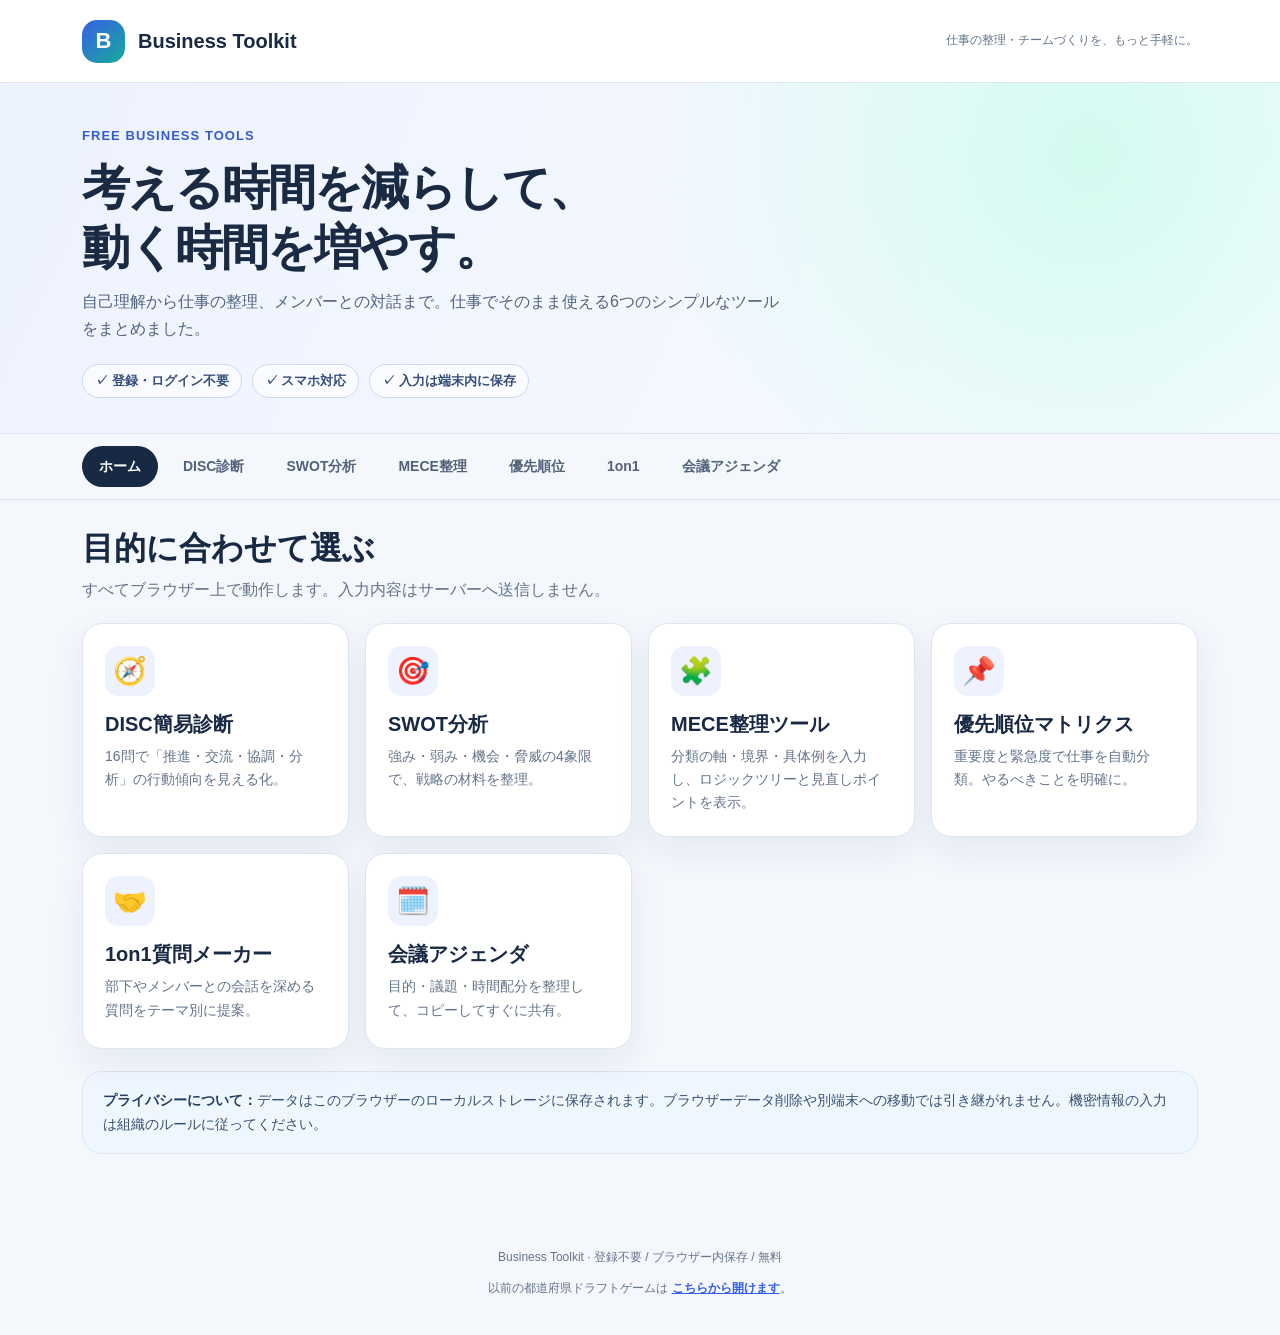
<file: business.html>
<!doctype html>
<html lang="ja">
<head>
<meta charset="UTF-8">
<meta name="viewport" content="width=device-width, initial-scale=1, viewport-fit=cover">
<meta name="theme-color" content="#182944">
<meta name="description" content="DISC簡易診断、SWOT分析、優先順位マトリクス、1on1質問、会議アジェンダを無料で使えるビジネスツール集。ログイン不要でスマホにも対応。">
<meta name="referrer" content="strict-origin-when-cross-origin">
<title>Business Toolkit｜仕事を前に進める5つのツール</title>
<link rel="stylesheet" href="./business.css?v=1.0.0">
</head>
<body>
<a class="skip" href="#main">本文へ移動</a>
<header><div class="shell head">
<a class="logo" href="#home" data-open="home"><span class="logo-icon" aria-hidden="true">B</span><span>Business Toolkit</span></a>
<span class="header-note">仕事の整理・チームづくりを、もっと手軽に。</span>
</div></header>
<div class="hero"><div class="shell">
<div class="eyebrow">FREE BUSINESS TOOLS</div>
<h1>考える時間を減らして、<br>動く時間を増やす。</h1>
<p>自己理解から仕事の整理、メンバーとの対話まで。仕事でそのまま使える6つのシンプルなツールをまとめました。</p>
<div class="meta"><span>✓ 登録・ログイン不要</span><span>✓ スマホ対応</span><span>✓ 入力は端末内に保存</span></div>
</div></div>
<div class="nav-wrap"><nav class="shell nav" aria-label="ツールナビゲーション">
<button type="button" class="nav-link" data-open="home" aria-current="page">ホーム</button>
<button type="button" class="nav-link" data-open="disc">DISC診断</button>
<button type="button" class="nav-link" data-open="swot">SWOT分析</button>
<button type="button" class="nav-link" data-open="mece">MECE整理</button>
<button type="button" class="nav-link" data-open="priority">優先順位</button>
<button type="button" class="nav-link" data-open="oneonone">1on1</button>
<button type="button" class="nav-link" data-open="agenda">会議アジェンダ</button>
</nav></div>
<main class="shell" id="main">
<section data-panel="home">
<div class="section-heading"><h2>目的に合わせて選ぶ</h2><p>すべてブラウザー上で動作します。入力内容はサーバーへ送信しません。</p></div>
<div class="cards">
<button type="button" class="tool-card" data-open="disc"><span class="emoji" aria-hidden="true">🧭</span><strong>DISC簡易診断</strong><span>16問で「推進・交流・協調・分析」の行動傾向を見える化。</span></button>
<button type="button" class="tool-card" data-open="swot"><span class="emoji" aria-hidden="true">🎯</span><strong>SWOT分析</strong><span>強み・弱み・機会・脅威の4象限で、戦略の材料を整理。</span></button>
<button type="button" class="tool-card" data-open="mece"><span class="emoji" aria-hidden="true">🧩</span><strong>MECE整理ツール</strong><span>分類の軸・境界・具体例を入力し、ロジックツリーと見直しポイントを表示。</span></button>
<button type="button" class="tool-card" data-open="priority"><span class="emoji" aria-hidden="true">📌</span><strong>優先順位マトリクス</strong><span>重要度と緊急度で仕事を自動分類。やるべきことを明確に。</span></button>
<button type="button" class="tool-card" data-open="oneonone"><span class="emoji" aria-hidden="true">🤝</span><strong>1on1質問メーカー</strong><span>部下やメンバーとの会話を深める質問をテーマ別に提案。</span></button>
<button type="button" class="tool-card" data-open="agenda"><span class="emoji" aria-hidden="true">🗓️</span><strong>会議アジェンダ</strong><span>目的・議題・時間配分を整理して、コピーしてすぐに共有。</span></button>
</div>
<div class="note" style="margin-top:22px"><strong>プライバシーについて：</strong>データはこのブラウザーのローカルストレージに保存されます。ブラウザーデータ削除や別端末への移動では引き継がれません。機密情報の入力は組織のルールに従ってください。</div>
</section>
<section data-panel="disc" hidden>
<div class="section-heading"><h2>🧭 DISC簡易診断</h2><p>16個の設問に「自分にどの程度当てはまるか」を1〜5で回答してください。所要時間は約3分。</p></div>
<div class="note"><strong>診断の位置づけ：</strong>DISCの4分類を参考にした独自の非公式チェックです。正式な心理検査・適性評価ではなく、採用・人事評価・人物の決めつけには使わないでください。</div>
<div class="panel" style="margin-top:16px">
<div class="fields-row" style="justify-content:space-between"><strong>回答の進捗</strong><span class="count" id="disc-progress-label">0 / 16 問</span></div>
<div class="progress" role="progressbar" aria-label="回答進捗"><i id="disc-progress"></i></div>
<div class="scale-head"><span>1 = まったく当てはまらない</span><span>5 = とても当てはまる</span></div>
<div id="disc-questions"></div>
<div class="btnbar"><button class="btn primary" id="disc-calculate" disabled>診断結果を見る</button><button class="btn danger" id="disc-reset">回答をリセット</button></div>
</div>
<div class="panel" id="disc-result" hidden>
<div id="disc-summary" class="disc-summary"></div>
<h3>4タイプのスコア</h3><div class="disc-bars" id="disc-bars"></div>
<p class="hint" id="disc-score-note"></p>
<div class="btnbar"><button class="btn accent" id="disc-copy">結果をコピー</button></div>
</div>
</section>
<section data-panel="swot" hidden>
<div class="section-heading"><h2>🎯 SWOT分析</h2><p>自分、チーム、事業、プロジェクトなどを4つの視点で整理するツールです。</p></div>
<div class="panel">
<div class="field-grid">
<div class="swot" data-q="S"><div class="swot-label"><strong>S｜Strengths（強み）</strong><span class="tag">内部・プラス</span></div><label class="field" for="swot-S">強み・得意なこと<textarea id="swot-S" placeholder="例：専門知識が豊富&#10;顧客との関係が強い"></textarea></label></div>
<div class="swot" data-q="W"><div class="swot-label"><strong>W｜Weaknesses（弱み）</strong><span class="tag">内部・マイナス</span></div><label class="field" for="swot-W">不足していること・課題<textarea id="swot-W" placeholder="例：属人化している業務が多い&#10;引き継ぎに時間がかかる"></textarea></label></div>
<div class="swot" data-q="O"><div class="swot-label"><strong>O｜Opportunities（機会）</strong><span class="tag">外部・プラス</span></div><label class="field" for="swot-O">追い風・チャンス<textarea id="swot-O" placeholder="例：新規市場からの問い合わせ&#10;自動化技術の普及"></textarea></label></div>
<div class="swot" data-q="T"><div class="swot-label"><strong>T｜Threats（脅威）</strong><span class="tag">外部・マイナス</span></div><label class="field" for="swot-T">リスク・外部の変化<textarea id="swot-T" placeholder="例：競合の価格引き下げ&#10;重要部品の供給リスク"></textarea></label></div>
</div>
<div class="btnbar"><button class="btn primary" id="swot-copy">分析内容をコピー</button><button class="btn danger" id="swot-reset">入力をクリア</button></div>
<p class="hint">ヒント：強み×機会で「伸ばす施策」、弱み×脅威で「備える施策」を考えると行動につながります。</p>
</div>
</section>
<section data-panel="mece" hidden>
<div class="section-heading"><h2>🧩 MECE整理ツール</h2><p>テーマを「モレなく、ダブりなく」整理するためのロジックツリー。分類の切り口、境界条件、具体例を自由に編集できます。</p></div>
<div class="note"><strong>判定の注意：</strong>重複する分類名・同じ具体例は機械的に検出しますが、意味の似た項目や未知のモレを完全に判定することはできません。分類軸・境界・網羅性はご自身でも確認してください。</div>
<div class="panel" style="margin-top:16px">
<div class="field-grid">
<label class="field" for="mece-theme">整理したいテーマ<input id="mece-theme" placeholder="例：仕事が遅れる原因" maxlength="200"></label>
<label class="field" for="mece-axis">分類の切り口（1つの軸）<input id="mece-axis" placeholder="例：原因の所在" maxlength="200"></label>
</div>
<div class="divider"></div>
<h3>分類と具体例</h3>
<p class="hint">分類同士の境界を文章で書くと、重複に気づきやすくなります。具体例は1行に1項目を記入します。</p>
<div class="mece-edit-grid" id="mece-categories"></div>
<div class="btnbar"><button type="button" class="btn" id="mece-add">＋ 分類を追加</button><button type="button" class="btn" id="mece-sample">4Mの例を読み込む</button></div>
</div>
<div class="panel">
<h3>ロジックツリー</h3>
<div class="mece-tree" id="mece-tree" aria-live="polite"></div>
<div class="btnbar"><button class="btn primary" type="button" id="mece-copy">ツリーをコピー</button><button class="btn danger" type="button" id="mece-clear">入力を初期化</button></div>
</div>
<div class="panel">
<h3>MECEの見直し</h3>
<p class="hint">以下は自己チェックです。自動検出だけで網羅性は証明できません。</p>
<div class="mece-checks">
<label><input type="checkbox" id="mece-check-basis"> 分類の切り口がすべて同じ基準になっている</label>
<label><input type="checkbox" id="mece-check-separation"> どちらにも属する項目がないよう、境界を決めている</label>
<label><input type="checkbox" id="mece-check-coverage"> 対象全体をカバーできている（その他・未分類の必要性も確認した）</label>
</div>
<div id="mece-review" aria-live="polite"></div>
<p class="hint" id="mece-feedback" role="status"></p>
</div>
</section>
<section data-panel="priority" hidden>
<div class="section-heading"><h2>📌 優先順位マトリクス</h2><p>仕事の重要度・緊急度を1〜5で設定すると、4象限へ自動で振り分けます。4〜5を「高」と判定します。</p></div>
<div class="panel">
<form id="task-form" class="fields-row">
<label class="field field-wide" for="task-title">仕事の内容<input id="task-title" placeholder="例：設計レビュー資料をまとめる" maxlength="120" required></label>
<label class="field field-short" for="task-importance">重要度<select id="task-importance"><option value="5">5｜非常に高い</option><option value="4">4｜高い</option><option value="3" selected>3｜普通</option><option value="2">2｜低い</option><option value="1">1｜非常に低い</option></select></label>
<label class="field field-short" for="task-urgency">緊急度<select id="task-urgency"><option value="5">5｜今すぐ</option><option value="4">4｜急ぎ</option><option value="3" selected>3｜普通</option><option value="2">2｜余裕あり</option><option value="1">1｜急がない</option></select></label>
<button type="submit" class="btn primary">追加する</button>
</form>
<div class="divider"></div>
<p class="count" id="task-count">0 件</p>
<div class="matrix">
<div class="quadrant"><h3>① すぐ着手</h3><p>重要・緊急｜優先して取り組む</p><div id="items-do"></div></div>
<div class="quadrant"><h3>② 計画する</h3><p>重要・非緊急｜時間を確保する</p><div id="items-plan"></div></div>
<div class="quadrant"><h3>③ 委譲・調整</h3><p>非重要・緊急｜人や仕組みを活用</p><div id="items-delegate"></div></div>
<div class="quadrant"><h3>④ 整理・削減</h3><p>非重要・非緊急｜削減を検討</p><div id="items-drop"></div></div>
</div>
<div class="btnbar"><button class="btn accent" id="task-copy">一覧をコピー</button><button class="btn danger" id="task-clear">すべて削除</button></div>
</div>
</section>
<section data-panel="oneonone" hidden>
<div class="section-heading"><h2>🤝 1on1質問メーカー</h2><p>相手が話しやすい問いを選び、面談メモを残せます。質問は話のきっかけとして使ってください。</p></div>
<div class="panel">
<h3>質問のテーマ</h3>
<div class="topic-filter">
<button type="button" class="btn" data-topic="progress" aria-pressed="true">進捗・成果</button>
<button type="button" class="btn" data-topic="blockers" aria-pressed="false">課題・支援</button>
<button type="button" class="btn" data-topic="growth" aria-pressed="false">成長・キャリア</button>
<button type="button" class="btn" data-topic="teamwork" aria-pressed="false">連携・改善</button>
<button type="button" class="btn" data-topic="condition" aria-pressed="false">働きやすさ</button>
</div>
<div class="prompt-card" role="status" aria-live="polite"><div class="eyebrow-small" id="prompt-category">進捗・成果</div><p id="prompt-text"></p></div>
<div class="btnbar"><button class="btn primary" id="prompt-next">別の質問を表示</button><button class="btn accent" id="prompt-copy">質問とメモをコピー</button></div>
<div class="divider"></div>
<label class="field" for="one-notes">面談メモ<textarea id="one-notes" placeholder="気づき・合意事項・次回の確認事項など"></textarea><small>メモはこの端末内にのみ保存されます。</small></label>
<div class="btnbar"><button class="btn danger" id="one-clear">メモを削除</button></div>
</div>
</section>
<section data-panel="agenda" hidden>
<div class="section-heading"><h2>🗓️ 会議アジェンダ</h2><p>議題と持ち時間を決めて、脱線しにくい会議を準備します。</p></div>
<div class="panel">
<div class="field-grid">
<label class="field" for="meeting-name">会議名<input id="meeting-name" maxlength="120" placeholder="例：週次設計レビュー"></label>
<label class="field" for="meeting-date">開催日<input id="meeting-date" type="date"></label>
<label class="field" for="meeting-duration">会議時間（分）<input id="meeting-duration" type="number" min="0" max="1440" value="30"></label>
<label class="field" for="meeting-participants">参加者（任意）<input id="meeting-participants" maxlength="160" placeholder="例：チームメンバー"></label>
</div>
<div style="margin-top:18px"><label class="field" for="meeting-goal">この会議で決めたいこと<input id="meeting-goal" maxlength="250" placeholder="例：今週のリスクと担当者・対策期限を確定する"></label></div>
<div class="divider"></div><h3>議題と時間配分</h3><div id="agenda-rows"></div>
<div class="btnbar"><button type="button" class="btn" id="agenda-add">＋ 議題を追加</button><span id="agenda-status" class="agenda-status"></span></div>
<div class="btnbar"><button type="button" class="btn primary" id="agenda-copy">アジェンダをコピー</button><button type="button" class="btn danger" id="agenda-reset">初期化する</button></div>
<p class="hint">共有用テキストの末尾に「決定事項」と「担当者・期限」の記入欄も付けています。</p>
</div>
</section>
</main>
<footer class="footer">Business Toolkit · 登録不要 / ブラウザー内保存 / 無料
<p>以前の都道府県ドラフトゲームは <a class="link" href="./draft.html">こちらから開けます</a>。</p></footer>
<div class="toast" id="toast" role="status" aria-live="polite" hidden></div>
<noscript>このツールの利用にはJavaScriptが必要です。</noscript>
<script src="./business.js?v=1.1.0" defer></script>
<script src="./mece.js?v=1.0.0" defer></script>
</body></html>
</file>
<file: business.css>
:root{color-scheme:light;--navy:#182944;--ink:#1a2a42;--muted:#64748b;--brand:#375fe5;--teal:#0e9d90;--line:#dde6f0;--paper:#fff;--bg:#f4f7fc;--soft:#ebf1ff;--shadow:0 14px 35px rgba(26,50,94,.07)}
*{box-sizing:border-box}html{scroll-behavior:smooth}body{margin:0;background:var(--bg);font:16px/1.65 -apple-system,BlinkMacSystemFont,"Hiragino Kaku Gothic ProN","Yu Gothic",Meiryo,sans-serif;color:var(--ink)}button,input,select,textarea{font:inherit}button{cursor:pointer}button:disabled{cursor:not-allowed;opacity:.48}button:focus-visible,input:focus-visible,textarea:focus-visible,select:focus-visible{outline:3px solid #7aa7ff;outline-offset:2px}[hidden]{display:none!important}
.shell{max-width:1160px;padding:0 22px;margin:0 auto}.skip{position:absolute;left:-999px}.skip:focus{left:12px;top:12px;z-index:200;background:#fff;padding:12px}
header{background:#fff;border-bottom:1px solid var(--line)}.head{display:flex;align-items:center;justify-content:space-between;gap:18px;min-height:82px}.logo{display:flex;align-items:center;gap:13px;font-weight:900;font-size:20px;text-decoration:none;color:var(--navy)}.logo-icon{display:grid;place-items:center;width:43px;height:43px;border-radius:15px;background:linear-gradient(140deg,#375fe5,#17ab9b);color:white;font-size:22px}.header-note{font-size:12px;color:var(--muted)}.hero{background:radial-gradient(circle at 85% 20%,#d4fbf0 0,transparent 38%),linear-gradient(115deg,#edf2ff,#f8fcff);padding:42px 0 35px;border-bottom:1px solid var(--line)}.eyebrow{font-weight:800;color:#365cc9;font-size:13px;letter-spacing:.08em}.hero h1{font-size:clamp(29px,4.2vw,48px);letter-spacing:-.04em;line-height:1.24;margin:12px 0}.hero p{max-width:710px;margin:0;color:#50647e}.meta{display:flex;flex-wrap:wrap;gap:10px;margin-top:22px}.meta span{border:1px solid #cbd8f8;color:#354e79;border-radius:999px;padding:5px 12px;background:#ffffffab;font-size:13px;font-weight:700}
.nav-wrap{background:var(--bg);position:sticky;top:0;z-index:10;border-bottom:1px solid var(--line)}.nav{display:flex;gap:8px;overflow:auto;padding-top:12px;padding-bottom:12px;scrollbar-width:thin}.nav button{white-space:nowrap;border:1px solid transparent;border-radius:999px;background:transparent;color:#52627a;padding:8px 16px;font-size:14px;font-weight:700}.nav button[aria-current=page]{background:var(--navy);color:white}.nav button:hover:not([aria-current]){background:#e7eefc}
main{padding-top:28px!important;padding-bottom:70px!important}.section-heading{margin-bottom:20px}.section-heading h2{font-size:clamp(24px,3vw,32px);line-height:1.25;margin:0 0 9px;color:var(--navy)}.section-heading p{margin:0;color:var(--muted)}.cards{display:grid;grid-template-columns:repeat(auto-fit,minmax(255px,1fr));gap:16px}.tool-card{text-align:left;min-height:196px;background:white;border:1px solid var(--line);border-radius:20px;padding:22px;box-shadow:var(--shadow);display:flex;flex-direction:column;align-items:flex-start;transition:transform .15s,border-color .15s}.tool-card:hover{transform:translateY(-2px);border-color:#92aef7}.tool-card .emoji{font-size:27px;background:#eef2ff;width:50px;height:50px;display:grid;place-items:center;border-radius:14px}.tool-card strong{font-size:20px;margin-top:12px;color:var(--navy)}.tool-card span:last-child{font-size:14px;color:var(--muted);margin-top:4px}.panel,.card,.note{background:white;border:1px solid var(--line);border-radius:20px;box-shadow:var(--shadow)}.panel{padding:26px;margin-bottom:18px}.panel h3{margin:0 0 15px;font-size:20px}.note{padding:17px 20px;background:#eef6ff;box-shadow:none;color:#38516d;font-size:14px}.note strong{color:#223d62}.eyebrow-small{font-size:12px;letter-spacing:.06em;font-weight:800;color:#4969ad}.two-col{display:grid;grid-template-columns:1fr 1fr;gap:16px}.field{display:flex;flex-direction:column;gap:7px;font-size:14px;font-weight:700}.field input,.field select,.field textarea,.edit-input{width:100%;background:#fff;border:1px solid #bdccdf;border-radius:11px;color:var(--ink);padding:11px 13px;min-height:47px}.field textarea{min-height:145px;resize:vertical}.field small{font-weight:400;color:var(--muted)}.field-grid{display:grid;grid-template-columns:repeat(2,minmax(0,1fr));gap:17px}.fields-row{display:flex;align-items:flex-end;gap:14px;flex-wrap:wrap}.fields-row .field{flex:1;min-width:165px}.field-short{max-width:185px}.field-wide{flex:2!important}
.btnbar{display:flex;align-items:center;gap:9px;flex-wrap:wrap;margin-top:20px}.btn{min-height:43px;border:1px solid #bdcbe0;border-radius:11px;padding:9px 16px;font-weight:800;font-size:14px;color:var(--navy);background:#fff}.btn.primary{background:var(--brand);color:#fff;border-color:var(--brand)}.btn.accent{background:#dcf8f1;border-color:#97e4d4;color:#087b6e}.btn.danger{color:#b33d48;border-color:#e9c9cc}.btn:hover{filter:brightness(.965)}.btn.small{padding:5px 11px;min-height:34px;font-size:12px}.hint{font-size:13px;color:var(--muted)}.count{font-size:13px;color:#4965a1;font-weight:800}.muted{color:var(--muted)}.divider{height:1px;background:var(--line);margin:20px 0}
.question{border-top:1px solid var(--line);padding:17px 0;display:grid;grid-template-columns:minmax(0,1fr) auto;align-items:center;gap:12px}.question:first-child{border-top:0}.question p{margin:0;font-weight:650}.question small{color:var(--muted);font-size:12px}.scale{display:flex;gap:5px}.score{display:grid;place-items:center;width:39px;height:39px;border-radius:10px;border:1px solid #cbd7e6;background:#fff;color:#4f5e72;font-weight:800}.score.selected{border-color:#3d64df;background:#e5ecff;color:#2a51d4}.scale-head{display:flex;justify-content:space-between;gap:15px;font-size:12px;color:var(--muted);margin-top:10px}.progress{height:9px;background:#e9eff8;border-radius:100px;overflow:hidden;margin-top:7px}.progress>i{height:100%;background:linear-gradient(90deg,#365fe4,#10ab9e);display:block;width:0;transition:width .2s}.disc-bars{display:grid;gap:17px}.disc-row{display:grid;grid-template-columns:90px 1fr 45px;gap:13px;align-items:center;font-weight:700}.bar-track{background:#eaf0f8;height:13px;border-radius:100px;overflow:hidden}.bar-track i{height:100%;display:block;border-radius:100px}.disc-summary{background:linear-gradient(110deg,#edf2ff,#effcf9);padding:22px;border-radius:16px;margin-bottom:20px}.disc-summary h3{font-size:25px;margin:2px 0 10px}.disc-summary p{margin:0}.tag{display:inline-block;background:#e9f1ff;border-radius:999px;color:#3754a9;font-size:12px;font-weight:800;padding:3px 10px}
.swot-label{display:flex;align-items:center;justify-content:space-between;margin-bottom:8px}.swot-label strong{font-size:16px}.swot{padding:18px;border:1px solid var(--line);border-radius:16px;background:#fbfdff}.swot[data-q=S]{border-left:5px solid #2b9b83}.swot[data-q=W]{border-left:5px solid #e2a33d}.swot[data-q=O]{border-left:5px solid #466deb}.swot[data-q=T]{border-left:5px solid #df6680}
.matrix{display:grid;grid-template-columns:1fr 1fr;gap:10px}.quadrant{padding:17px;border:1px solid var(--line);border-radius:16px;min-height:155px;background:#f9fbff}.quadrant h3{font-size:16px;margin:0 0 6px}.quadrant p{margin:0 0 10px;font-size:12px;color:var(--muted)}.qitem{padding:10px 12px;background:white;border:1px solid var(--line);border-radius:10px;margin-top:8px;display:flex;justify-content:space-between;align-items:center;gap:8px}.qitem.completed{text-decoration:line-through;opacity:.6}.qitem strong{overflow-wrap:anywhere;font-size:14px}.qitem .btnbar{margin:0;flex-shrink:0}.qitem small{display:block;color:var(--muted);font-size:11px}
.topic-filter{display:flex;gap:8px;flex-wrap:wrap}.topic-filter .btn[aria-pressed=true]{background:var(--navy);color:#fff}.prompt-card{padding:24px;border-radius:17px;background:linear-gradient(135deg,#eff3ff,#e5faf6);margin-top:16px;min-height:132px;display:grid;align-content:center}.prompt-card p{font-size:clamp(19px,3vw,25px);font-weight:750;line-height:1.5;margin:8px 0 0}.agenda-row{display:grid;grid-template-columns:minmax(0,1fr) 100px auto;gap:10px;align-items:center;margin-top:9px}.agenda-row input{width:100%;border:1px solid #bdccdf;border-radius:10px;min-height:43px;padding:9px}.agenda-row .btn{min-width:54px}.agenda-status{font-weight:700}.agenda-status.ok{color:#087f67}.agenda-status.over{color:#ba3d4c}.footer{text-align:center;padding:24px;color:var(--muted);font-size:12px}.toast{position:fixed;bottom:25px;left:50%;transform:translateX(-50%);background:#1c314f;color:#fff;max-width:90vw;padding:12px 20px;border-radius:12px;box-shadow:0 10px 30px #0004;font-size:14px;z-index:99}.link{color:#365fe4;font-weight:700}
@media(max-width:680px){.shell{padding:0 15px}.head{min-height:68px}.header-note{display:none}.hero{padding:30px 0}.panel{padding:18px}.two-col,.field-grid,.matrix{grid-template-columns:1fr}.question{grid-template-columns:1fr}.scale{justify-content:space-between}.score{flex:1}.field-short{max-width:none}.agenda-row{grid-template-columns:minmax(0,1fr) 74px auto}.agenda-row .btn{padding:8px}.nav{margin:0 -15px;padding-left:15px;padding-right:15px}.disc-row{grid-template-columns:71px 1fr 34px;gap:9px}.tool-card{min-height:170px}}
@media(prefers-reduced-motion:reduce){html{scroll-behavior:auto}*,*:before,*:after{transition:none!important;animation:none!important}}
/* MECE organizer */
.mece-edit-grid{display:grid;grid-template-columns:repeat(2,minmax(0,1fr));gap:14px;margin-top:14px}
.mece-category{display:grid;gap:13px;border:1px solid var(--line);border-radius:16px;background:#fbfdff;padding:18px}
.mece-cathead{display:flex;justify-content:space-between;align-items:center;gap:12px}
.mece-cathead strong{color:var(--navy)}
.mece-category .field{gap:5px}
.mece-category textarea.edit-input{width:100%;min-height:98px;resize:vertical}
.mece-tree{border:1px solid var(--line);border-radius:16px;background:#f7faff;padding:20px;overflow-wrap:anywhere}
.mece-root{display:inline-block;max-width:100%;background:#253a63;color:white;border-radius:12px;padding:10px 18px;font-weight:850}
.mece-axis-label{font-size:13px;color:var(--muted);margin:10px 0}
.mece-branches{display:grid;grid-template-columns:repeat(auto-fit,minmax(210px,1fr));gap:14px;margin-top:17px;padding-top:18px;border-top:2px solid #cddaf0}
.mece-branch{position:relative;background:#fff;border:1px solid #cbdaee;border-left:4px solid var(--teal);border-radius:12px;padding:15px 16px}
.mece-branch::before{content:"";position:absolute;width:2px;height:18px;background:#cddaf0;top:-19px;left:20px}
.mece-branch strong{display:block;color:var(--navy)}
.mece-branch small{display:block;margin:5px 0;color:#62758d;line-height:1.5}
.mece-branch ul{padding-left:21px;margin:10px 0 0;font-size:14px}
.mece-branch li{margin-top:6px}
.mece-checks{display:grid;gap:11px;margin:13px 0 22px}
.mece-checks label{display:flex;gap:10px;align-items:flex-start;line-height:1.5;cursor:pointer}
.mece-checks input{margin-top:5px;accent-color:#375fe5;flex-shrink:0;width:17px;height:17px}
.mece-warnings{margin:7px 0;padding:14px 14px 14px 34px;border:1px solid #eddab7;background:#fff9ec;border-radius:12px;color:#805c2e;font-size:14px}
.mece-warnings li{padding:3px 0}
@media(max-width:680px){.mece-edit-grid{grid-template-columns:1fr}.mece-tree{padding:15px}.mece-branches{grid-template-columns:1fr}}
</file>
